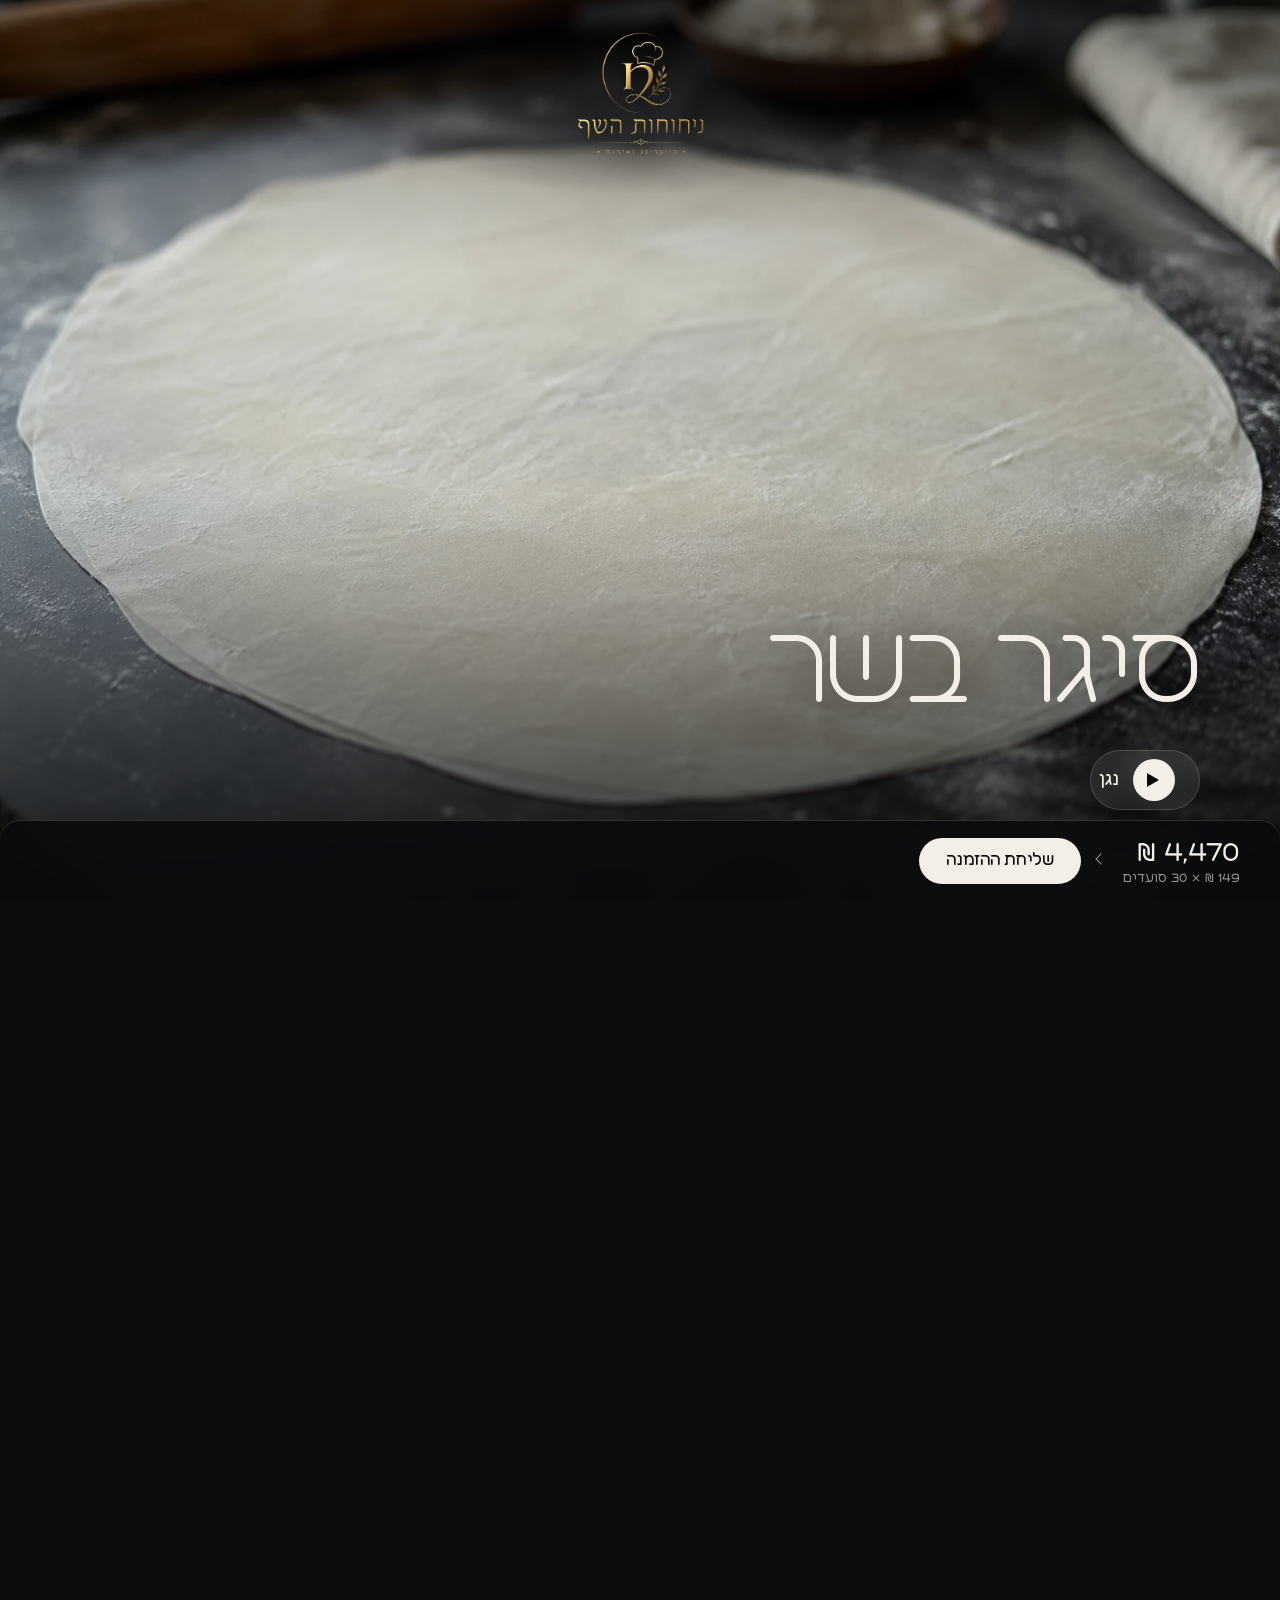
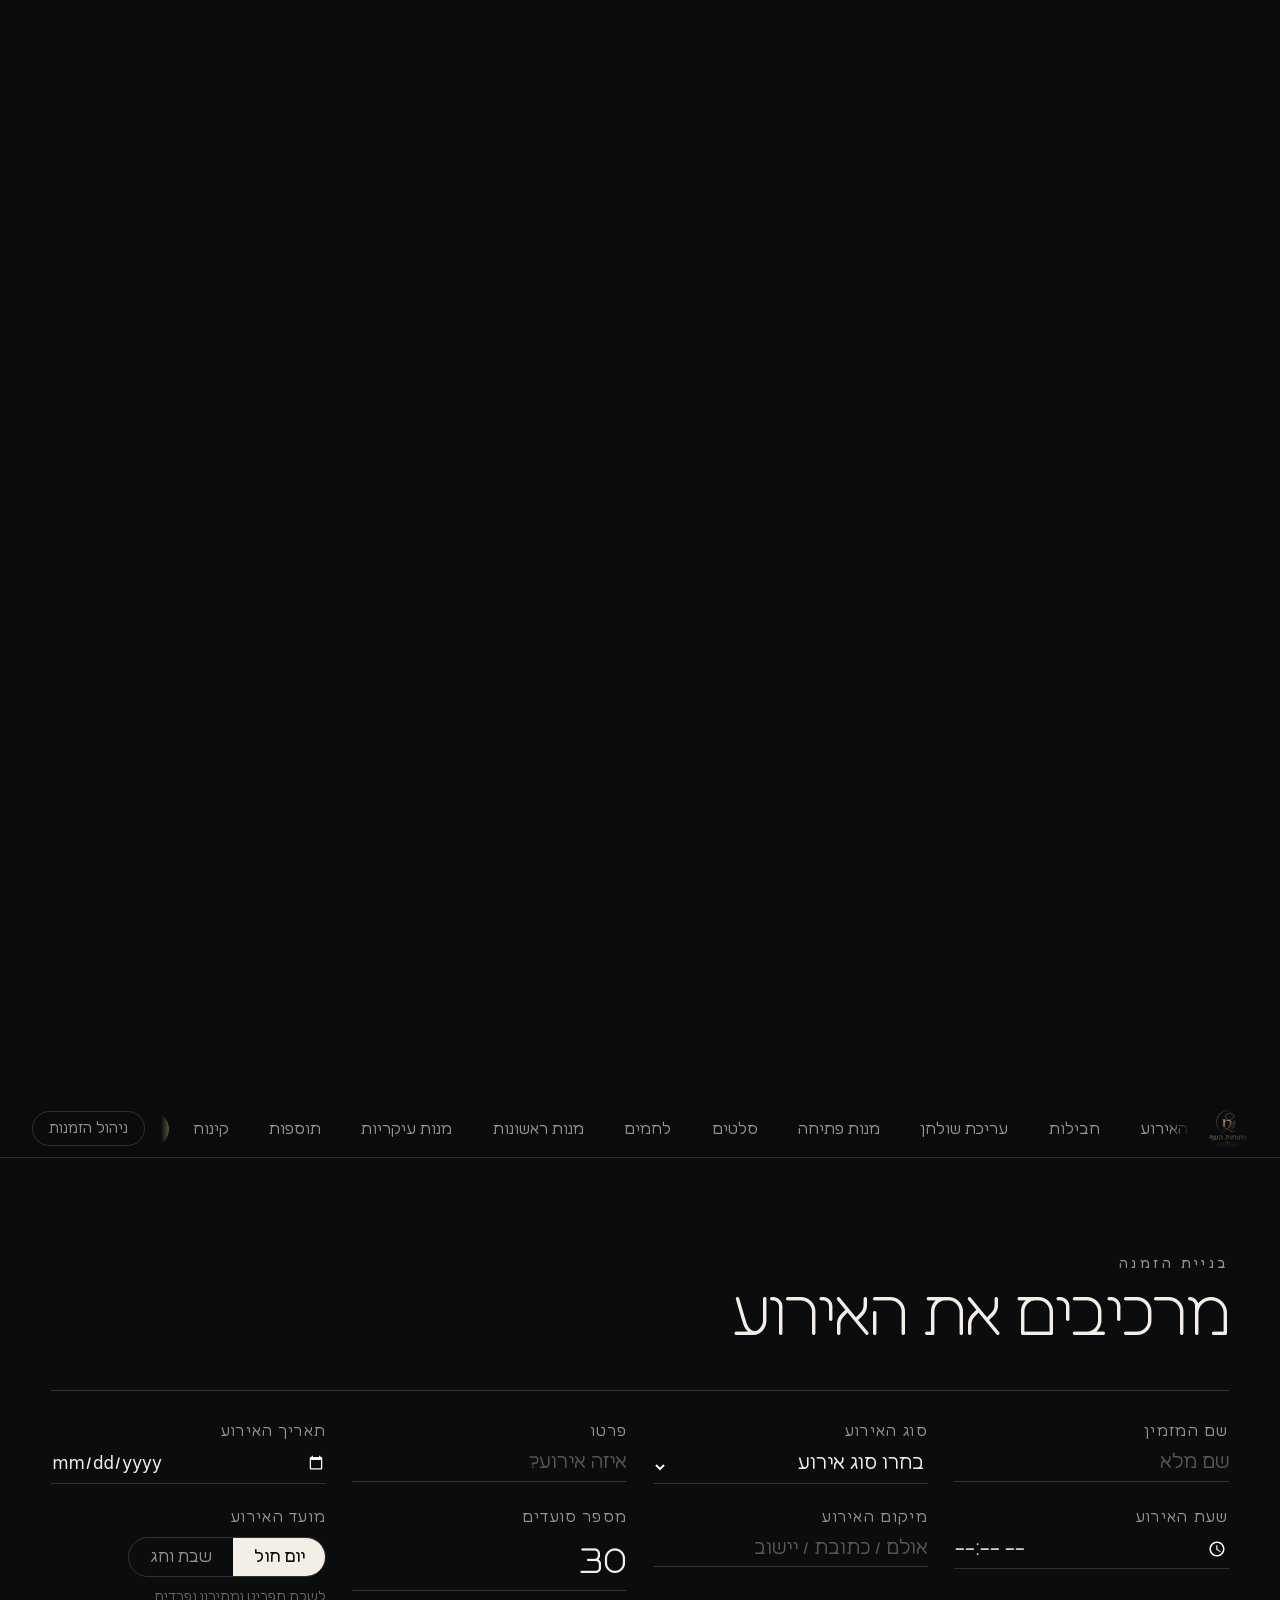
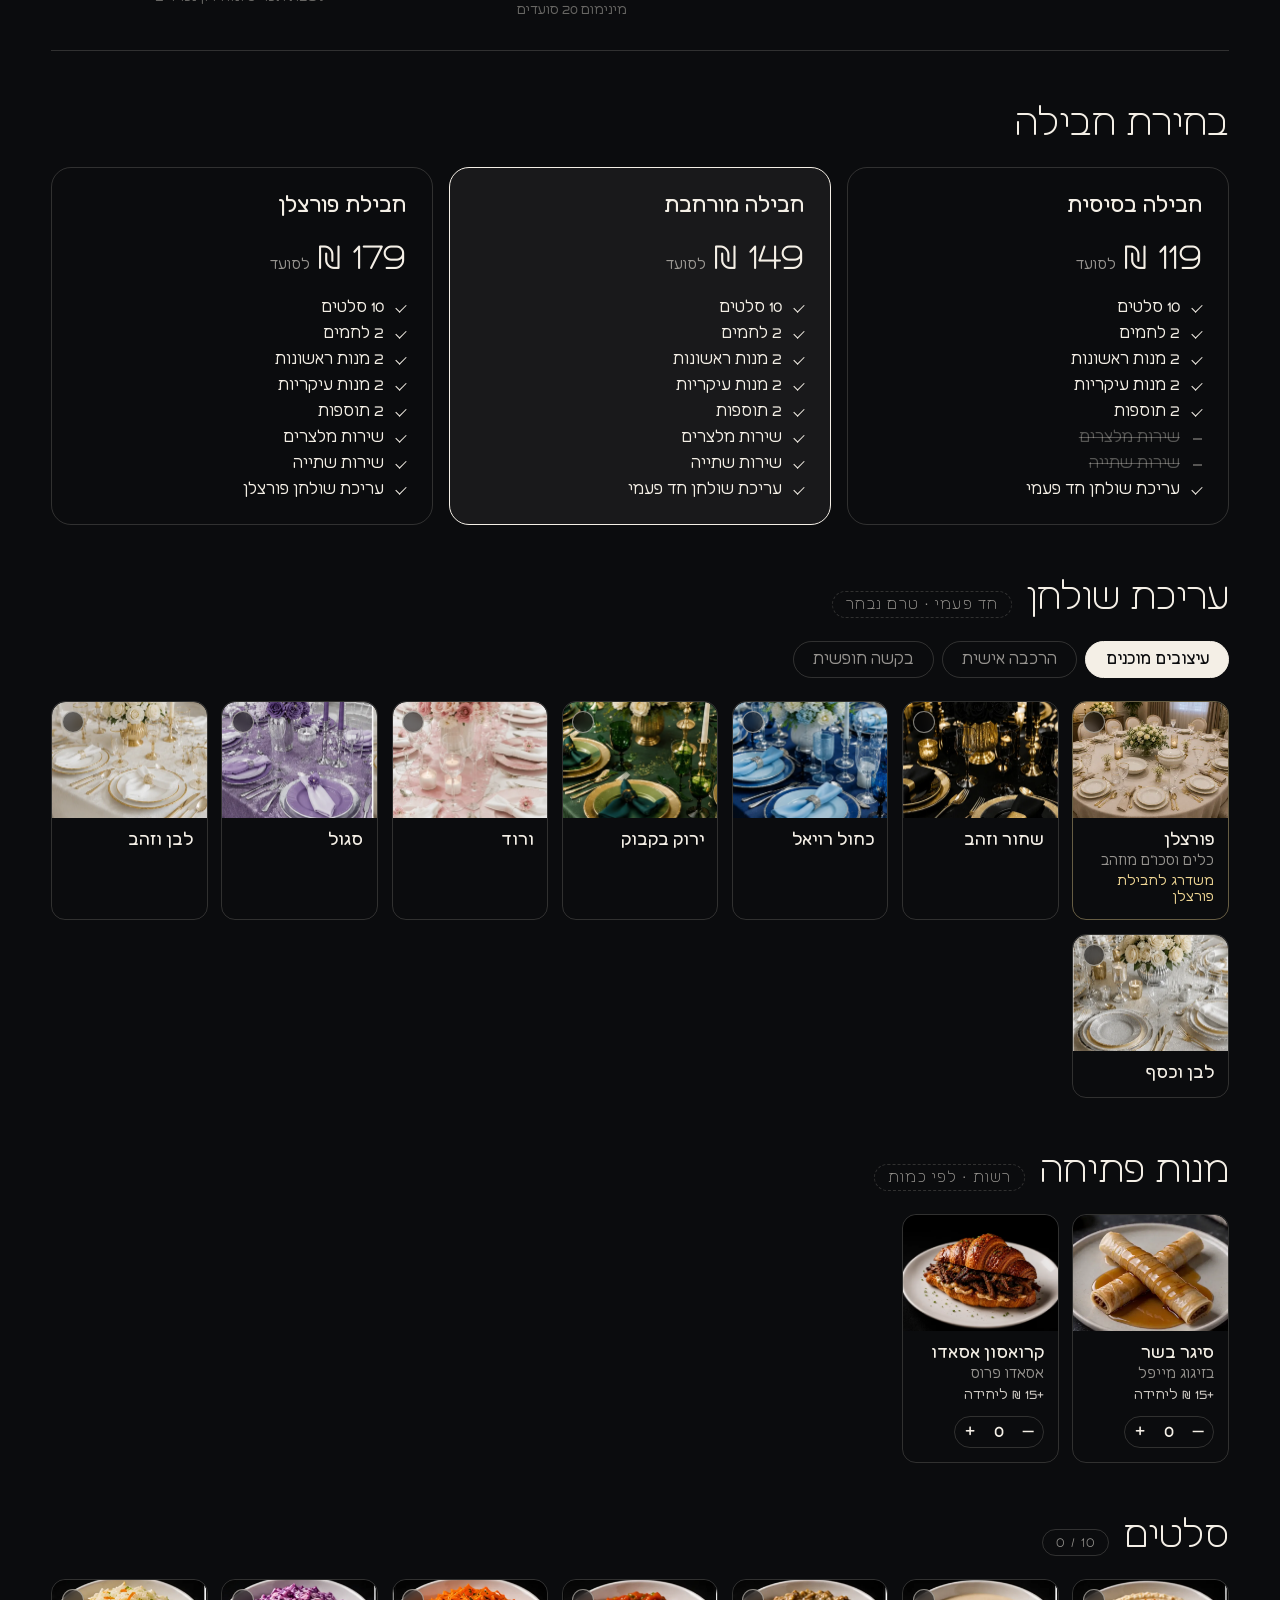
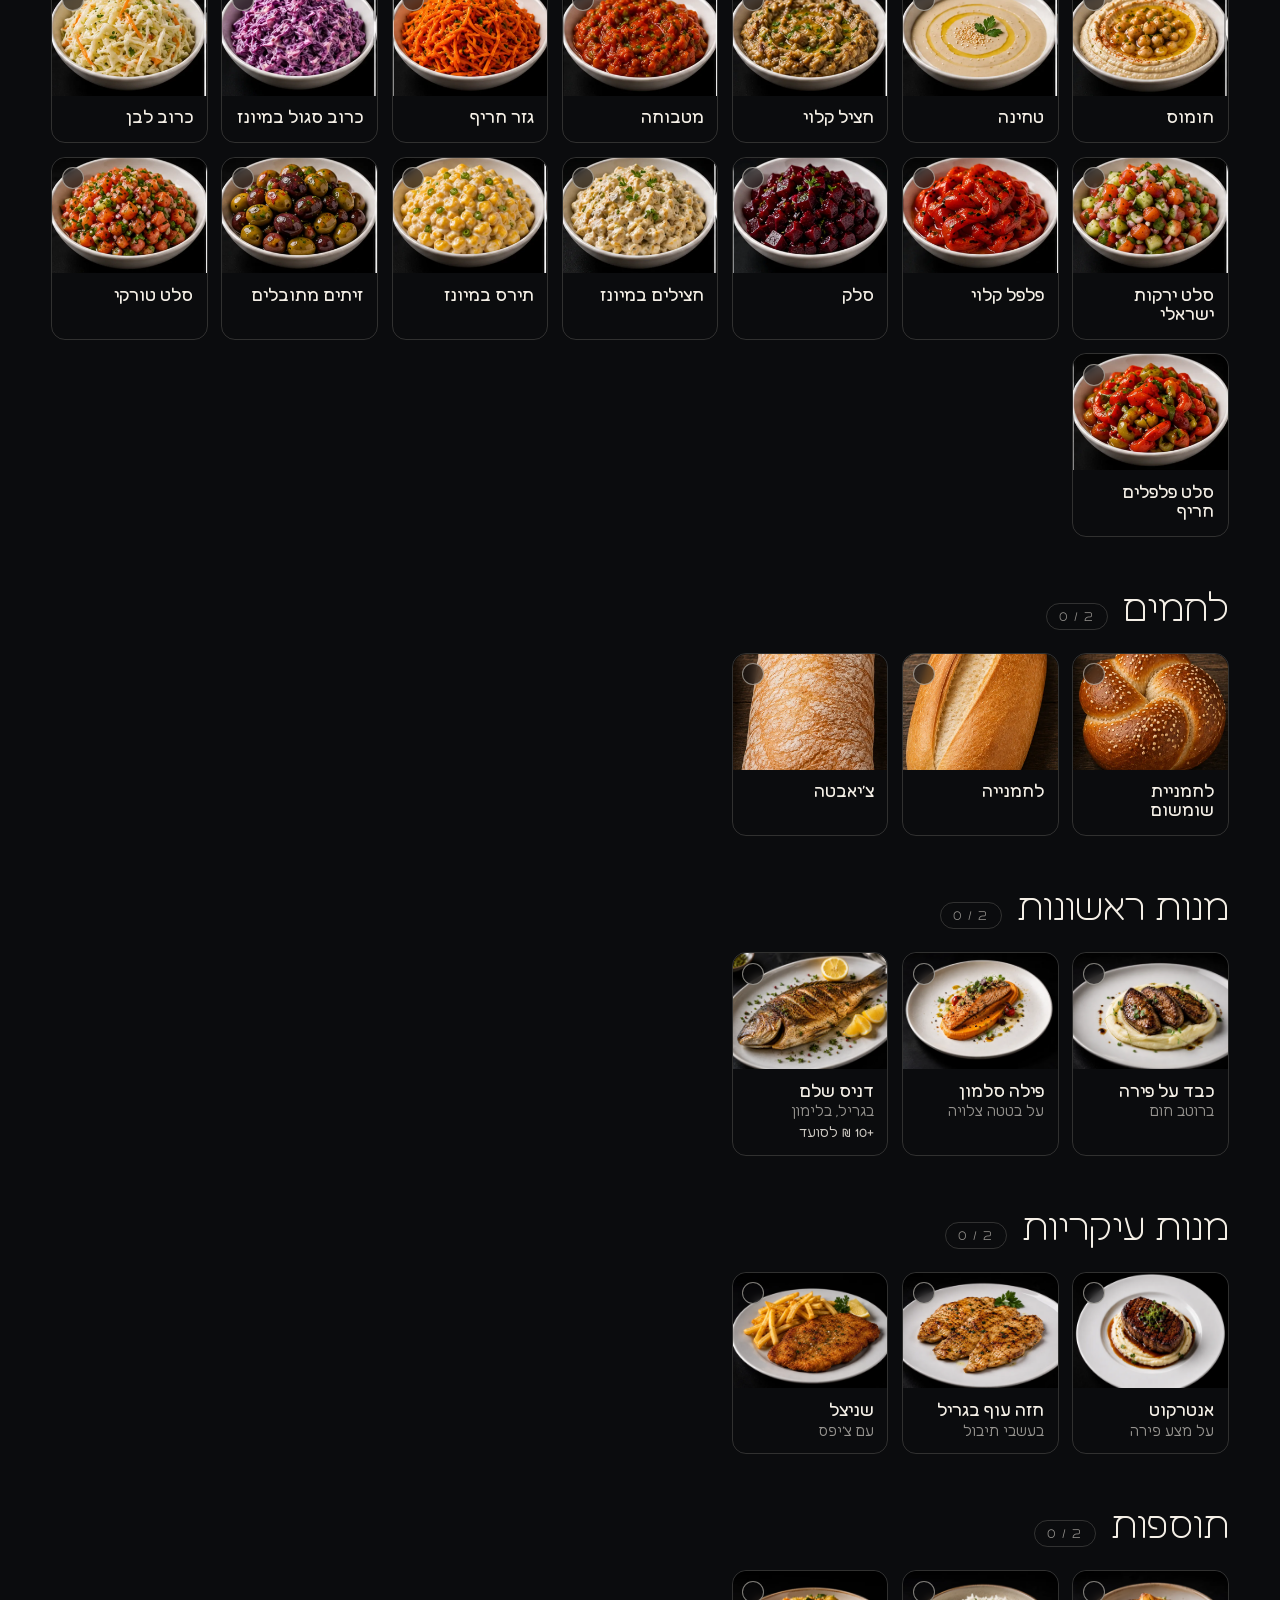
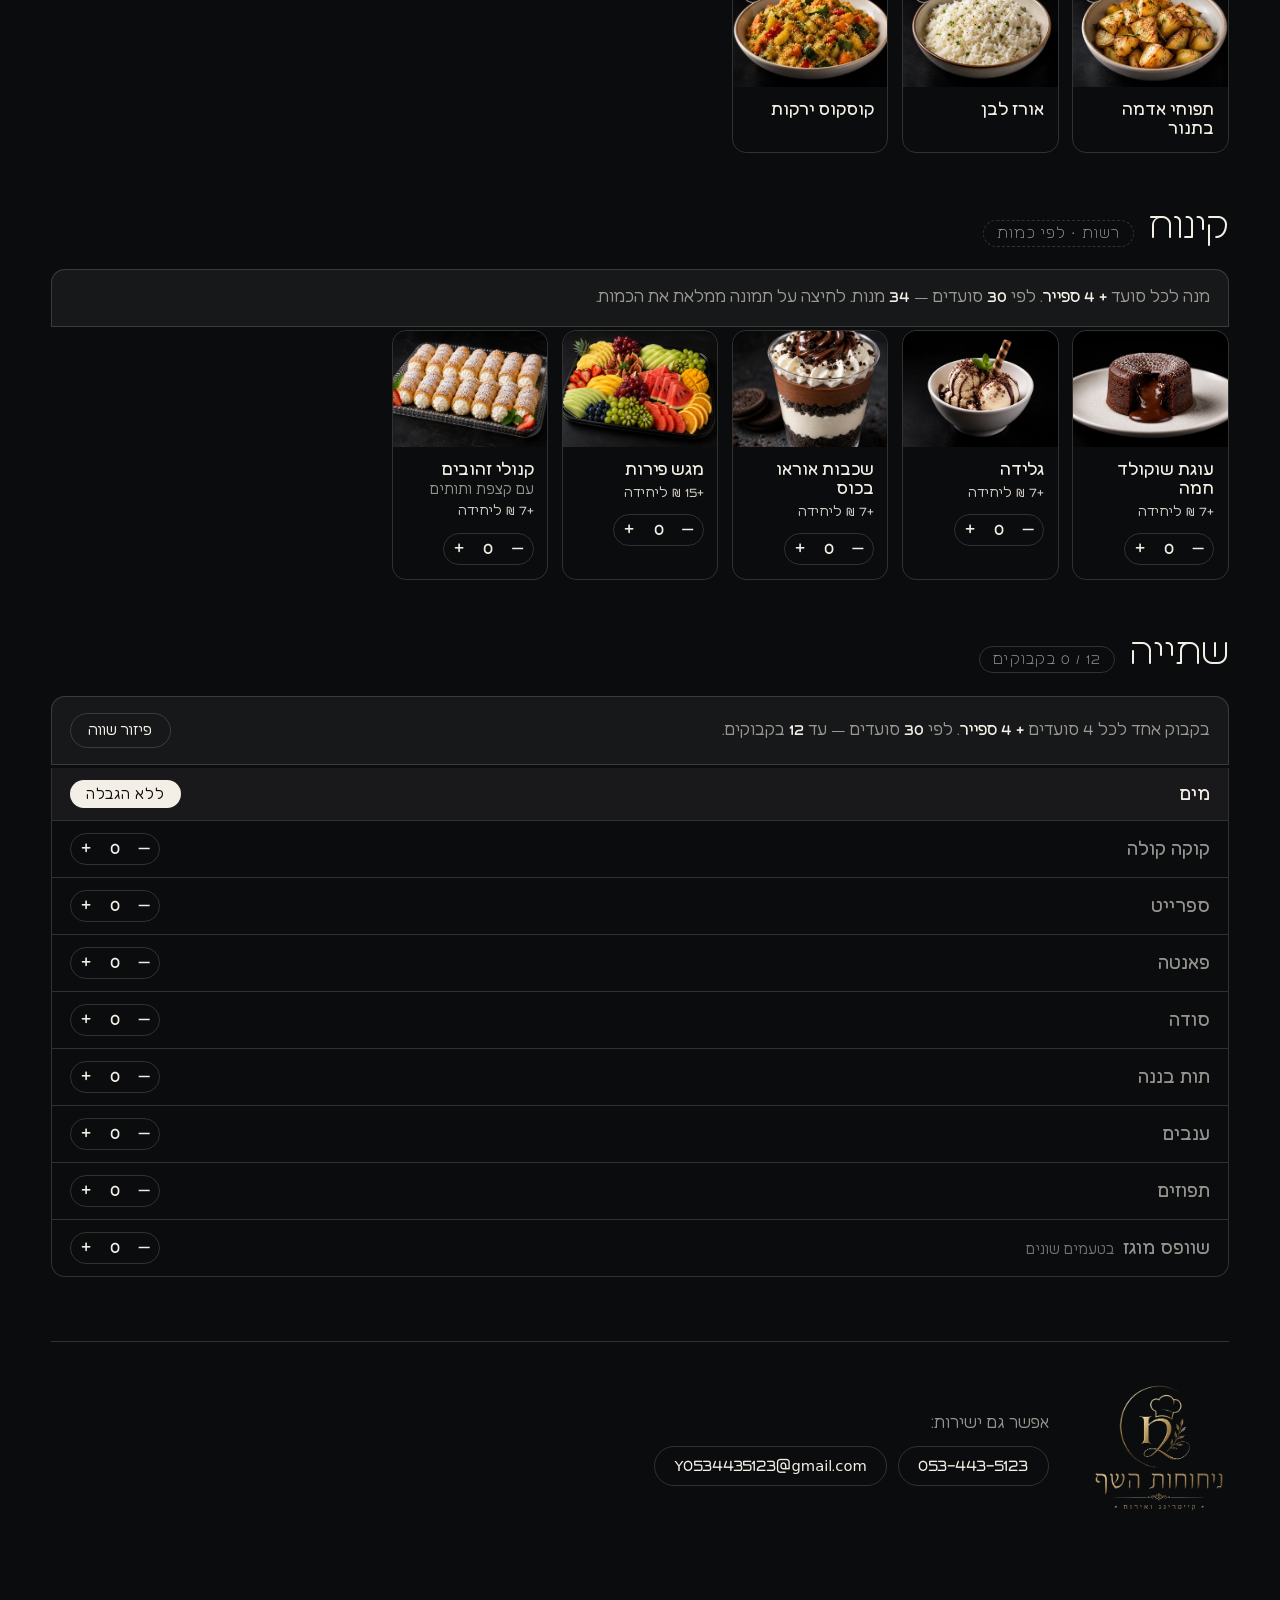
<file: site/index.html>
<!doctype html>
<html lang="he" dir="rtl">
<head>
<meta charset="utf-8">
<meta name="viewport" content="width=device-width, initial-scale=1, viewport-fit=cover">
<title>ניחוחות השף · קייטרינג ואירוח</title>
<link rel="stylesheet" href="style.css?v=47">
<link rel="preload" as="image" href="recipes/pastel-basar/poster.webp">
</head>
<body>

<main id="app"></main>

<section class="order wrap" id="order"></section>

<script src="recipes.js?v=47"></script>
<script src="app.js?v=47"></script>
<script src="menu.js?v=47"></script>
<script src="order.js?v=47"></script>
</body>
</html>
</file>
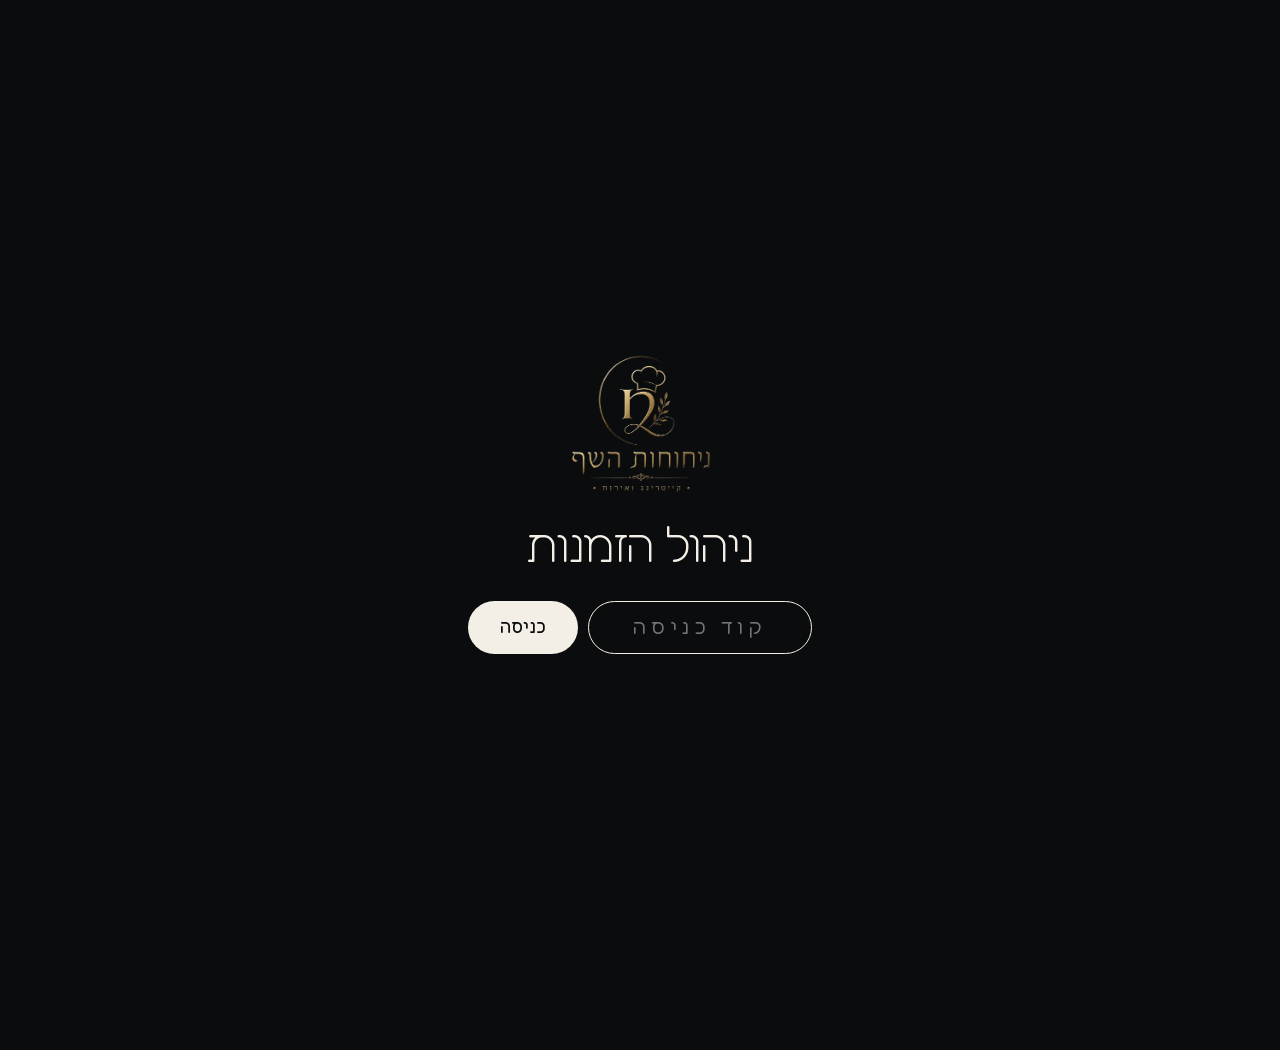
<file: site/admin.html>
<!doctype html>
<html lang="he" dir="rtl">
<head>
<meta charset="utf-8">
<meta name="viewport" content="width=device-width, initial-scale=1">
<meta name="robots" content="noindex, nofollow">
<title>ניהול הזמנות · ניחוחות השף</title>
<link rel="stylesheet" href="style.css?v=47">
<link rel="stylesheet" href="admin.css?v=3">
</head>
<body class="admin-page">

<main id="admin"></main>

<script src="menu.js?v=47"></script>
<script src="admin.js?v=3"></script>
</body>
</html>
</file>
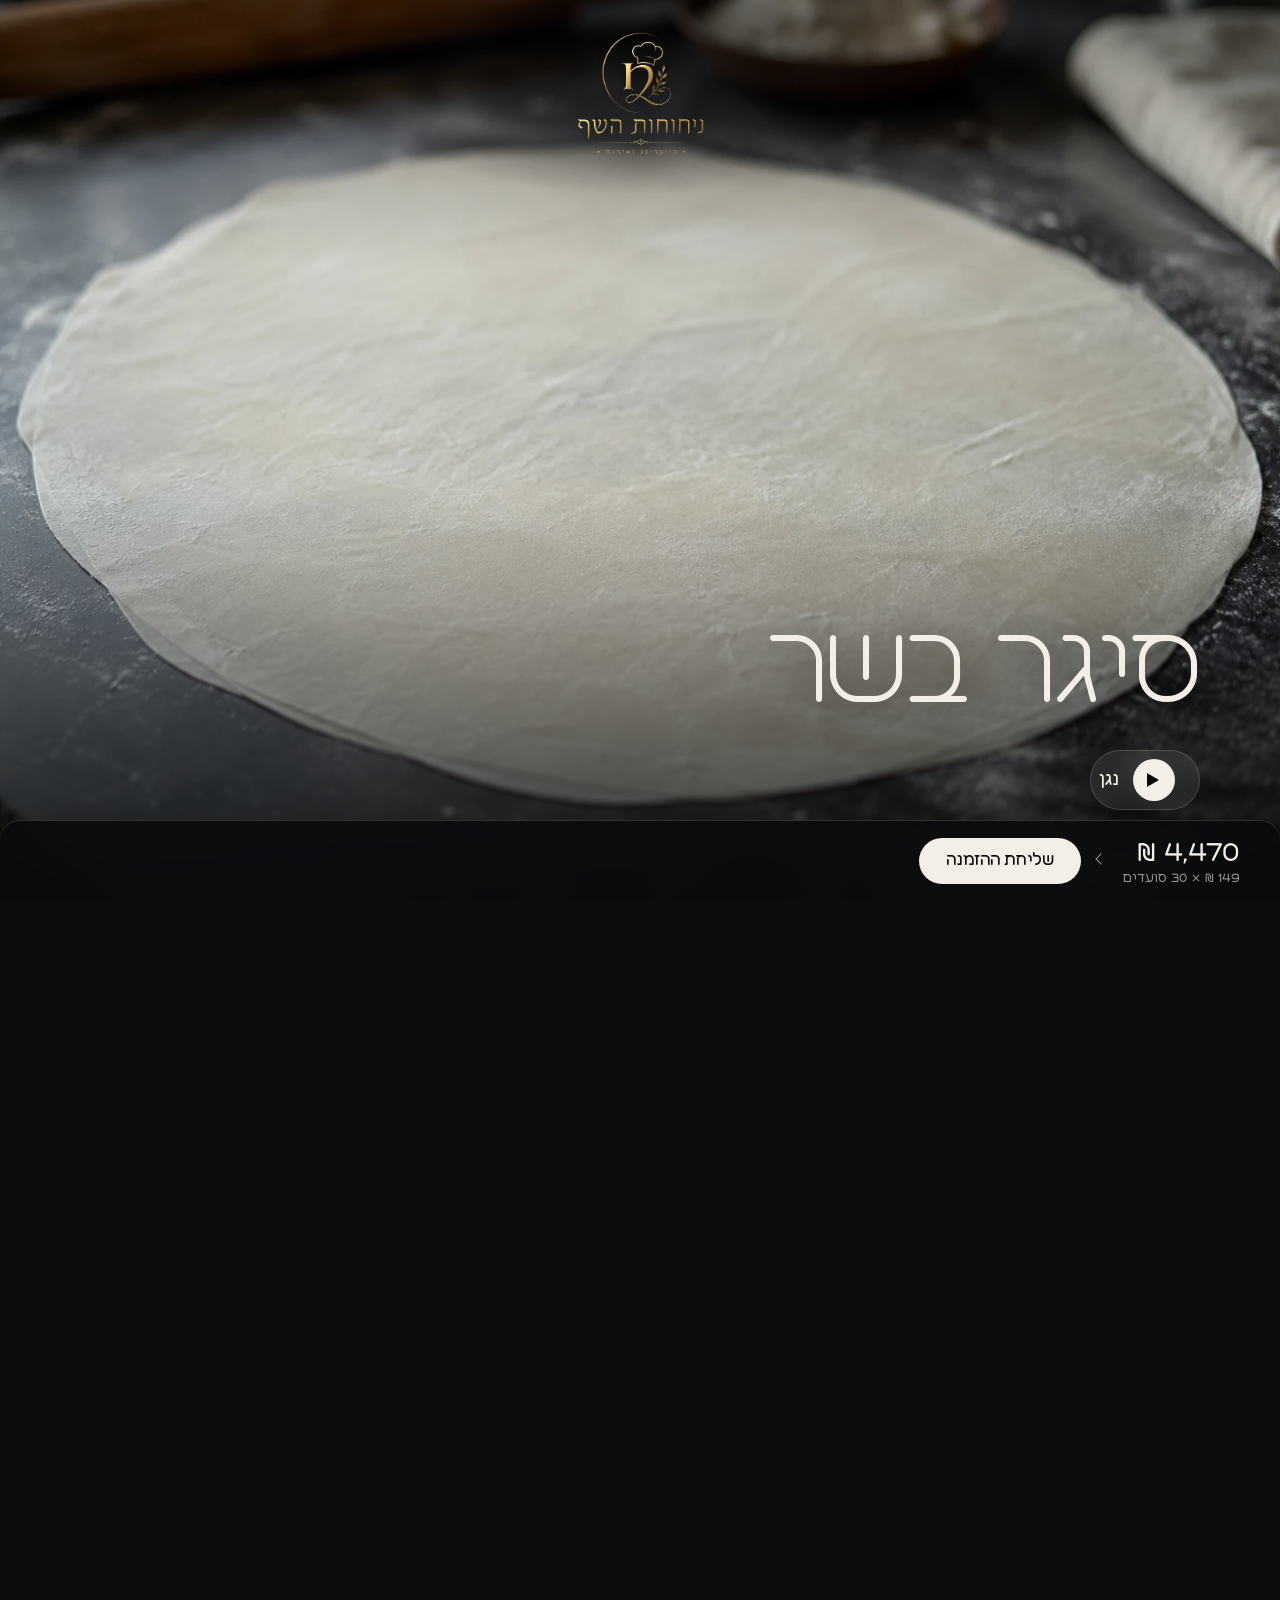
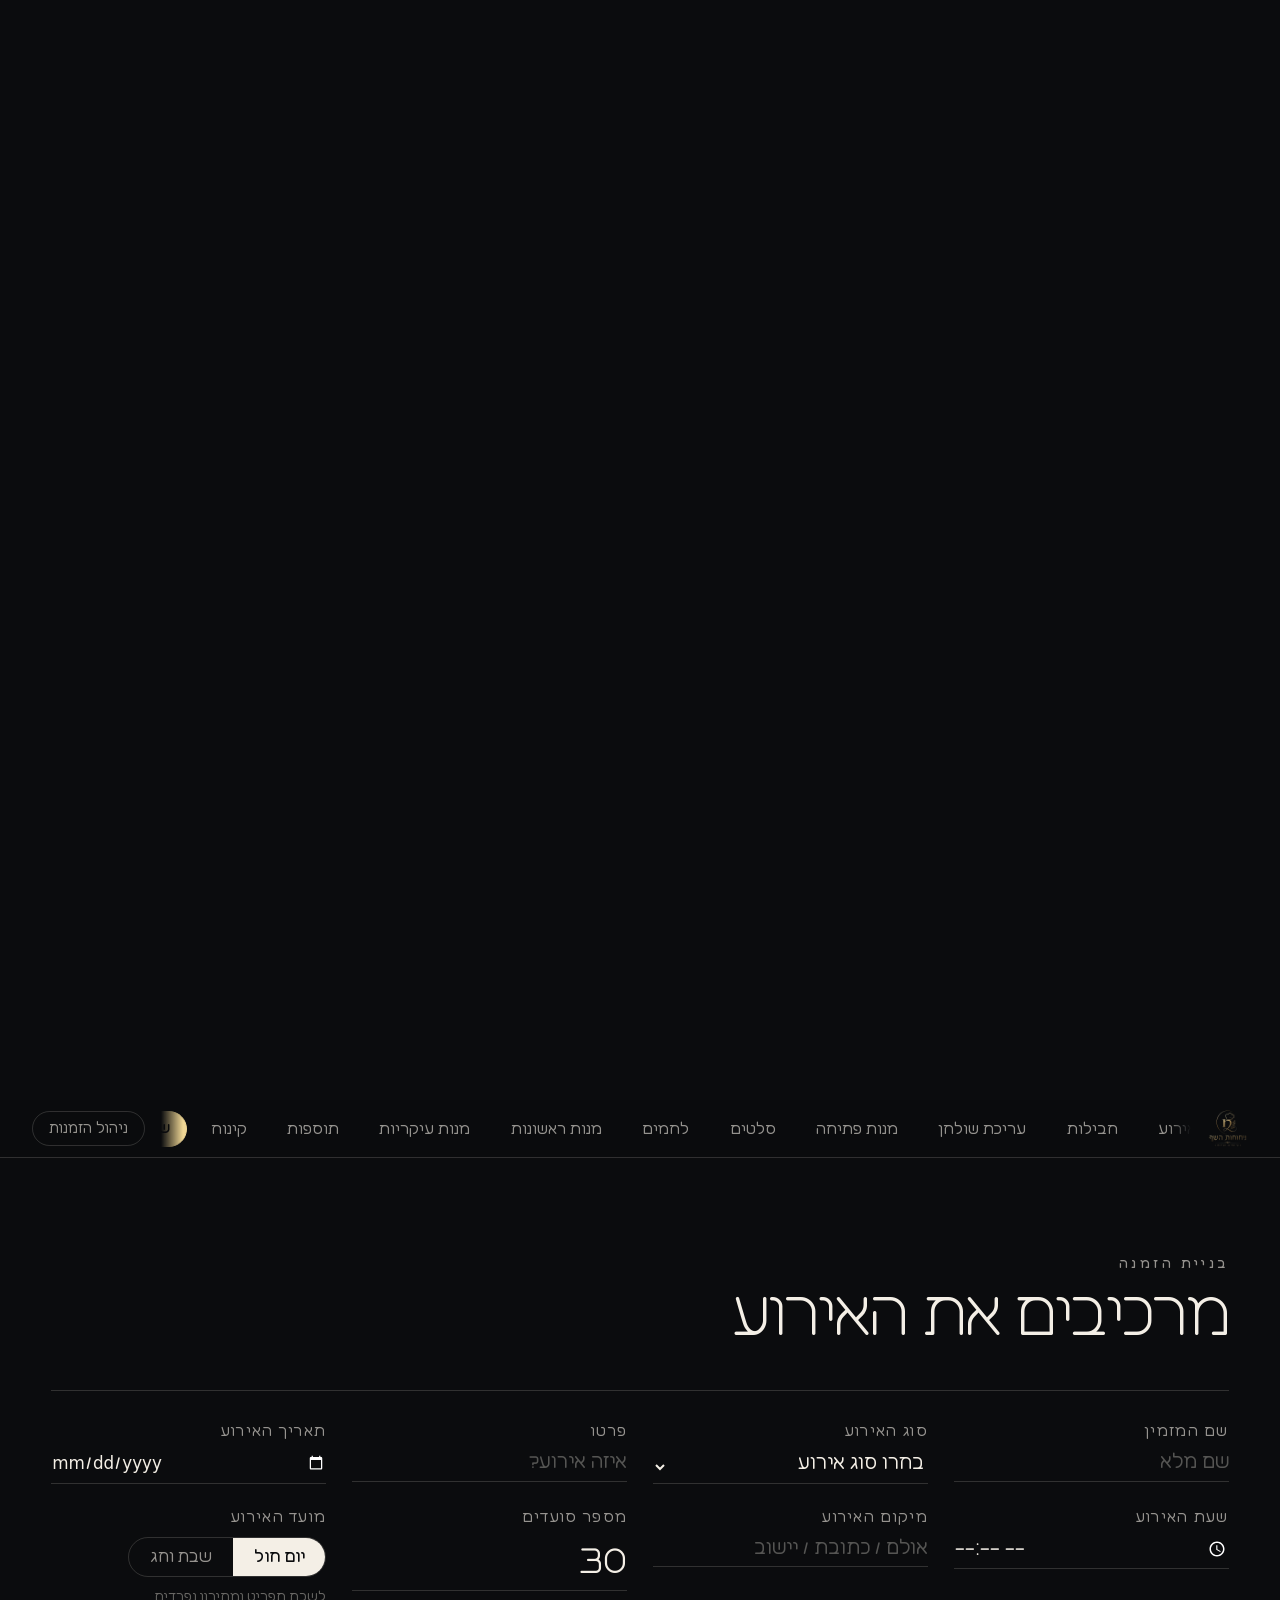
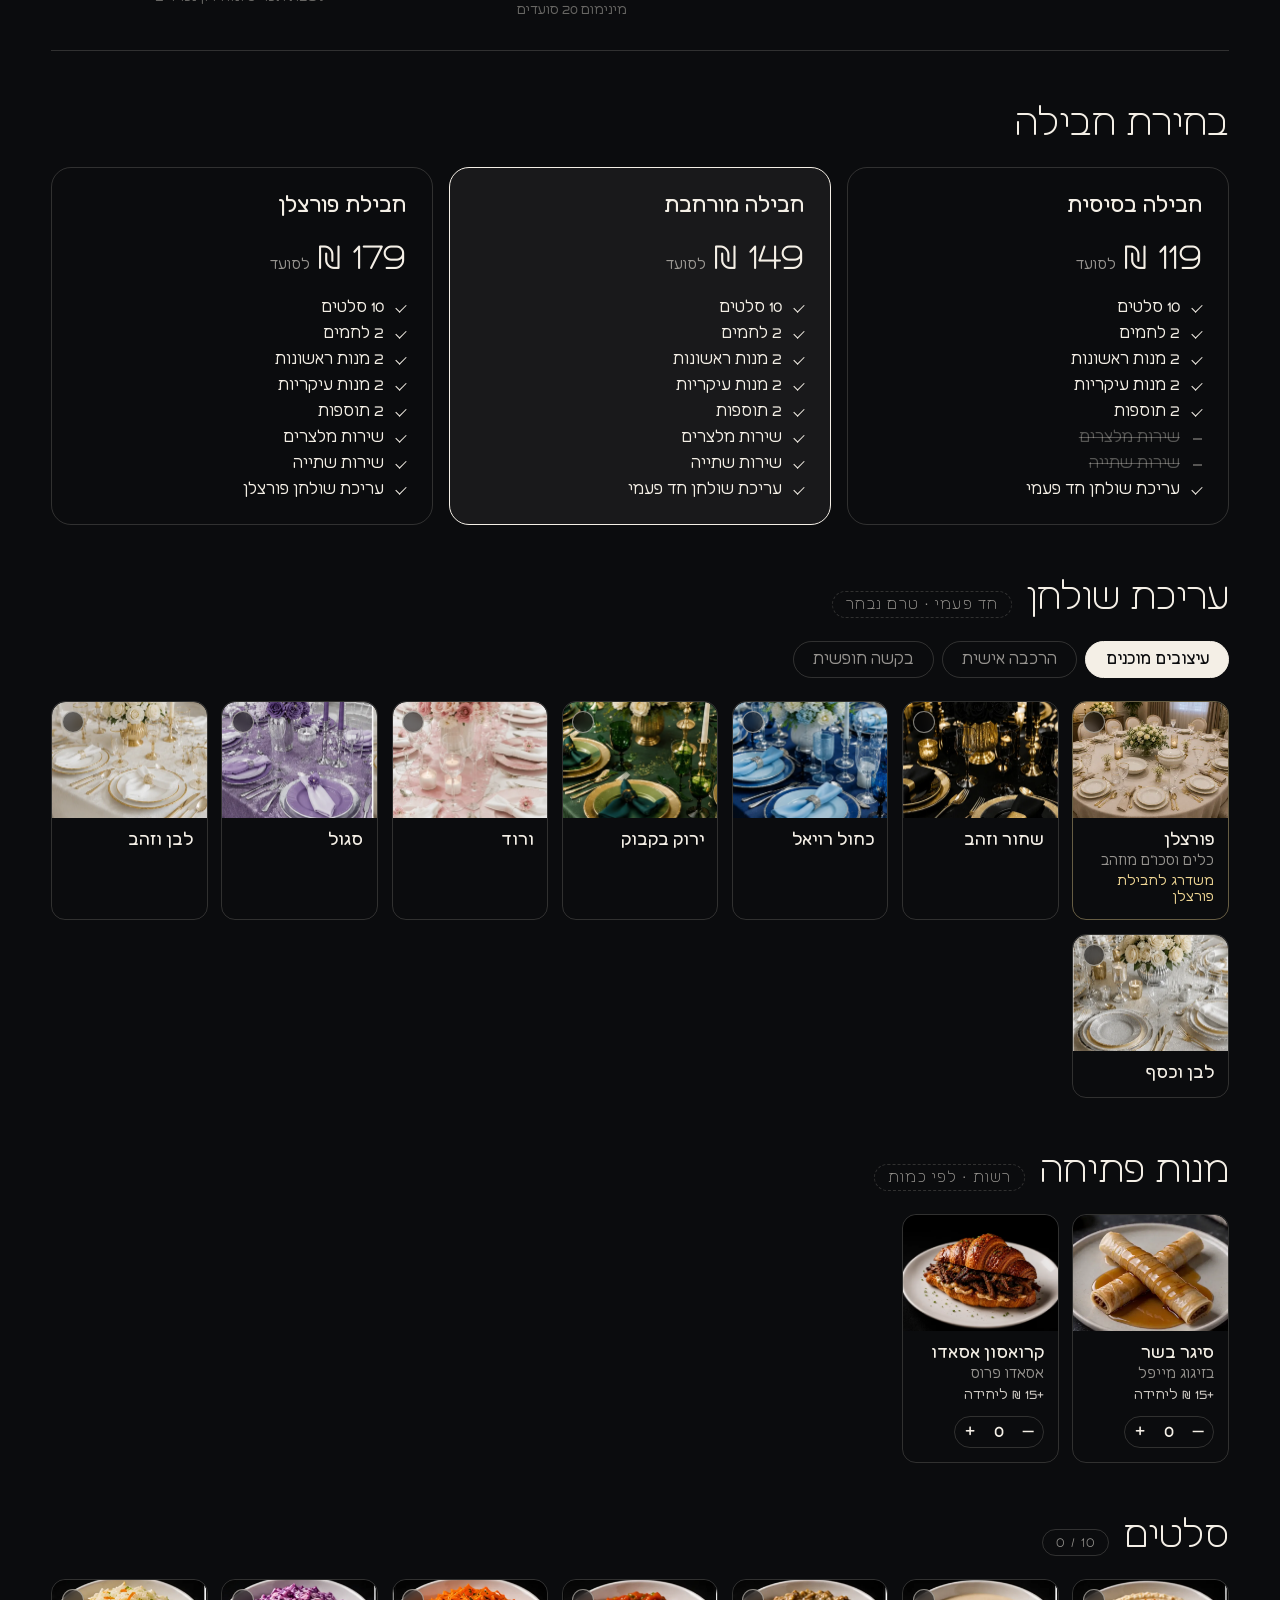
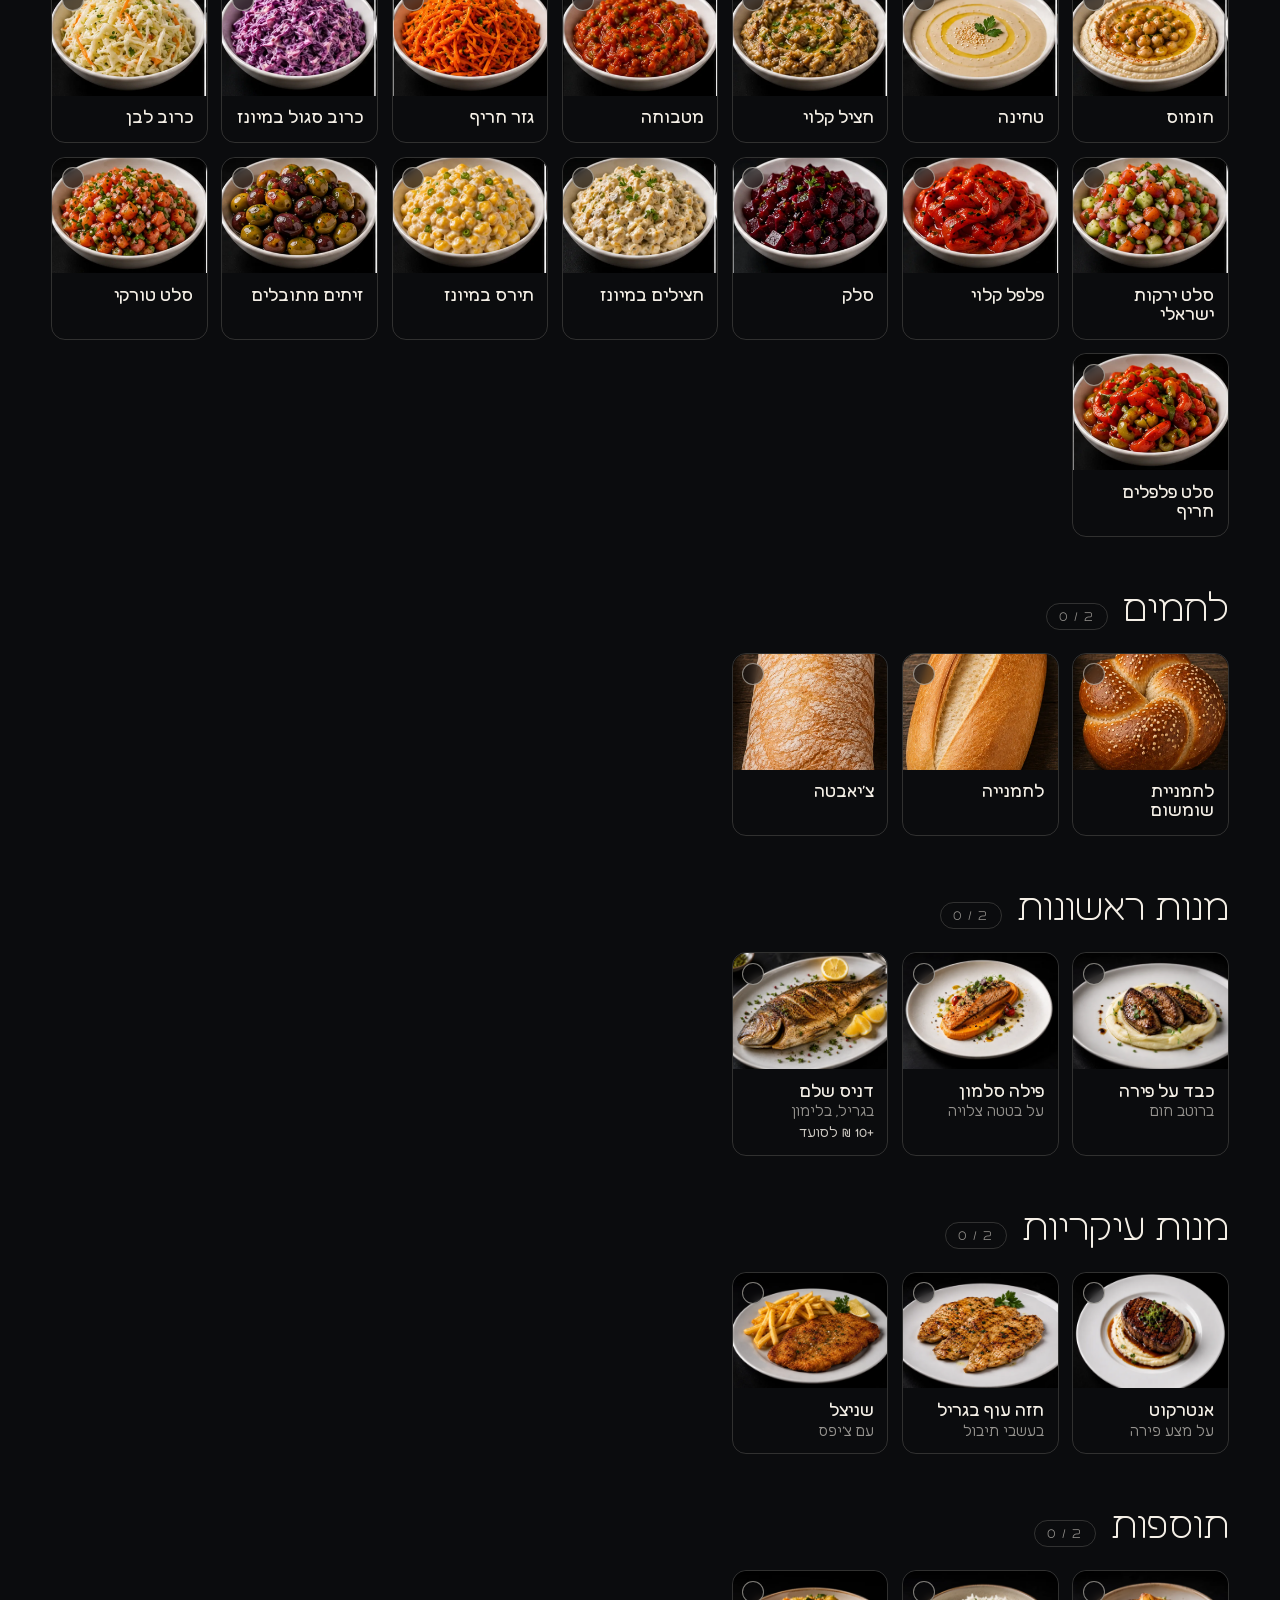
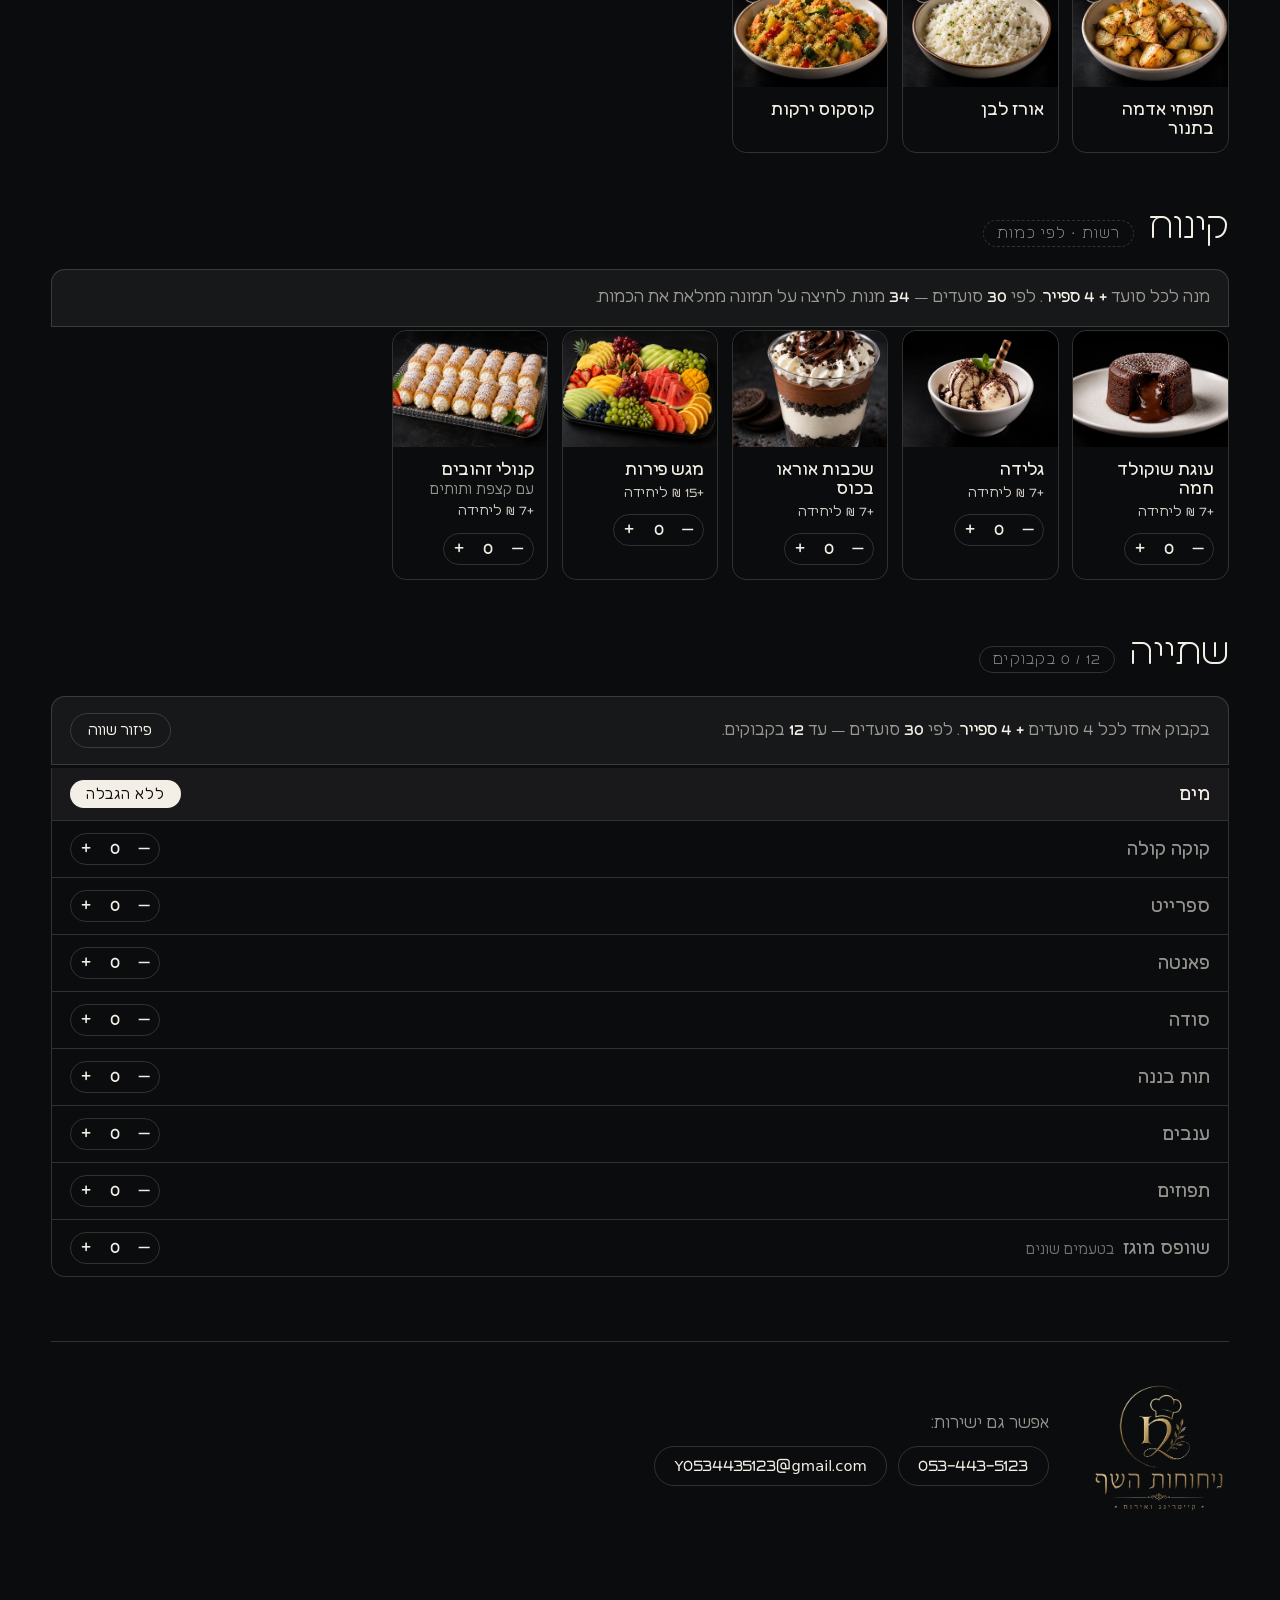
<file: site/lovable-preview.html>
<!doctype html>
<html lang="he" dir="rtl">
<head>
<meta charset="utf-8">
<meta name="viewport" content="width=device-width, initial-scale=1, viewport-fit=cover">
<title>ניחוחות השף · קייטרינג ואירוח</title>
<link rel="stylesheet" href="style.css?v=47">
<link rel="preload" as="image" href="video/poster.webp">
</head>
<body>

<main id="app"></main>

<section class="order wrap" id="order"></section>

<script src="hero-video.js?v=1"></script>
<script src="menu.js?v=47"></script>
<script src="order.js?v=47"></script>
</body>
</html>
</file>
<file: site/style.css>
/* ===== FUP Lachish ===== */
@font-face{font-family:"Lachish";src:url("fonts/Lachish-Light.ttf") format("truetype");font-weight:300;font-display:swap}
@font-face{font-family:"Lachish";src:url("fonts/Lachish-Regular.ttf") format("truetype");font-weight:400;font-display:swap}
@font-face{font-family:"Lachish";src:url("fonts/Lachish-Medium.ttf") format("truetype");font-weight:500;font-display:swap}
@font-face{font-family:"Lachish";src:url("fonts/Lachish-SemiBold.ttf") format("truetype");font-weight:600;font-display:swap}
@font-face{font-family:"Lachish";src:url("fonts/Lachish-Bold.ttf") format("truetype");font-weight:700;font-display:swap}
@font-face{font-family:"Lachish";src:url("fonts/Lachish-ExtraBold.ttf") format("truetype");font-weight:800;font-display:swap}

:root{
  --ink:#0b0c0e;
  --cream:#f4efe6;
  --dim:rgba(244,239,230,.6);
  --line:rgba(244,239,230,.16);
  /* זהב הלוגו */
  --gold-lt:#f0d795;
  --gold:#c9a227;
  --gold-dp:#9c7a1c;
  --stage-h:300vh;
}

*{box-sizing:border-box;margin:0;padding:0}
html{scroll-behavior:smooth;-webkit-text-size-adjust:100%}
body{
  background:var(--ink);color:var(--cream);
  font-family:"Lachish",system-ui,sans-serif;font-weight:400;
  overflow-x:hidden;
}
img{display:block;max-width:100%}

/* ===== stage ===== */
.stage{position:relative;height:var(--stage-h)}
.sticky{position:sticky;top:0;height:100svh;overflow:hidden;background:#000}

.still,.film{position:absolute;inset:0;width:100%;height:100%;object-fit:cover}
.film{opacity:0;transition:opacity .8s ease}
.film.on{opacity:1}
.still{transition:opacity .9s ease,transform 1.3s cubic-bezier(.16,1,.3,1);transform:scale(1.03)}
.still.off{opacity:0;transform:scale(1.1)}

.shade{
  position:absolute;inset:0;pointer-events:none;
  background:linear-gradient(to bottom,rgba(0,0,0,.35) 0%,transparent 30%,transparent 55%,rgba(0,0,0,.75) 100%);
}

/* --- כותרת + כפתור --- */
.ui{
  position:absolute;z-index:3;
  inset-block-end:clamp(3rem,10vh,6rem);
  inset-inline-start:clamp(1.3rem,7vw,5rem);
  transition:opacity .6s ease,transform .8s cubic-bezier(.16,1,.3,1);
}
.ui.hide{opacity:0;transform:translateY(-20px);pointer-events:none}
.title{
  font-weight:300;font-size:clamp(2.6rem,8vw,6rem);line-height:1;letter-spacing:-.02em;
  text-shadow:0 3px 40px rgba(0,0,0,.5);
}

.play{
  margin-block-start:2rem;position:relative;
  display:inline-flex;align-items:center;gap:.9rem;
  padding:.5rem 1.5rem .5rem .5rem;
  background:rgba(244,239,230,.08);border:1px solid var(--line);border-radius:100px;
  color:var(--cream);font-family:inherit;font-weight:500;font-size:.95rem;
  cursor:pointer;backdrop-filter:blur(10px);
  transition:background .3s,border-color .3s,transform .3s;
}
.play:hover{background:rgba(244,239,230,.15);border-color:rgba(244,239,230,.4);transform:translateY(-2px)}
.play-ico{
  width:42px;height:42px;border-radius:50%;background:var(--cream);
  flex:none;display:grid;place-items:center;
}
.play-ico::before{
  content:"";width:0;height:0;margin-inline-end:-3px;
  border-inline-end:12px solid var(--ink);
  border-block-start:7px solid transparent;border-block-end:7px solid transparent;
}
.play.loading .play-ico::before{
  border:none;width:11px;height:11px;border-radius:2px;background:var(--ink);margin:0;
  animation:pulse .9s ease-in-out infinite;
}
@keyframes pulse{0%,100%{opacity:1;transform:scale(1)}50%{opacity:.4;transform:scale(.75)}}
.ring{position:absolute;inset-inline-start:.5rem;inset-block-start:.5rem;width:42px;height:42px;transform:rotate(-90deg)}
.ring circle{fill:none;stroke:var(--ink);stroke-width:3;stroke-linecap:round;stroke-dasharray:176;stroke-dashoffset:176;opacity:0;transition:stroke-dashoffset .15s linear,opacity .3s}
.play.loading .ring circle{opacity:.35}

/* --- מחוון 5 שלבים בזמן גלילה --- */
.hud{
  position:absolute;z-index:3;
  inset-block-end:clamp(2rem,7vh,4rem);inset-inline:clamp(1.3rem,7vw,5rem);
  display:flex;gap:.5rem;
  opacity:0;transition:opacity .4s ease;pointer-events:none;
}
.hud.on{opacity:1}
.hud i{
  flex:1;height:2px;position:relative;overflow:hidden;
  background:rgba(244,239,230,.2);
}
.hud i::after{
  content:"";position:absolute;inset:0;background:var(--cream);
  transform:scaleX(var(--f,0));transform-origin:right center;
}

/* --- חץ גלילה --- */
.cue{
  position:absolute;z-index:3;inset-block-end:1.5rem;inset-inline-end:clamp(1.3rem,7vw,5rem);
  width:21px;height:36px;border:1px solid rgba(244,239,230,.35);border-radius:12px;
  opacity:0;transition:opacity .5s ease;
}
.cue.on{opacity:1}
.cue::after{
  content:"";position:absolute;inset-block-start:7px;inset-inline-start:50%;margin-inline-start:-2px;
  width:4px;height:6px;border-radius:2px;background:var(--cream);
  animation:cue 1.6s ease-in-out infinite;
}
@keyframes cue{0%{opacity:0;transform:translateY(0)}30%{opacity:1}100%{opacity:0;transform:translateY(14px)}}

@media (max-width:760px){
  :root{--stage-h:260vh}
  .ui{inset-block-end:auto;inset-block-start:50%;transform:translateY(-45%)}
  .ui.hide{transform:translateY(-55%)}
}
@media (prefers-reduced-motion:reduce){
  html{scroll-behavior:auto}
  .cue::after{animation:none}
}

/* ============================================================
   הזמנה
   ============================================================ */
.wrap{width:min(1240px,92vw);margin-inline:auto}
.order{padding:clamp(4rem,11vh,7rem) 0 9rem}

.eyebrow{
  font-size:.72rem;letter-spacing:.3em;color:var(--dim);
  font-weight:500;margin-block-end:.9rem;
}
.sec-title{font-weight:300;font-size:clamp(2rem,5.5vw,3.4rem);line-height:1.08;letter-spacing:-.02em}
.sec-head{margin-block-end:2.8rem}

/* --- פרטי אירוע --- */
.setup{
  display:grid;grid-template-columns:repeat(auto-fit,minmax(230px,1fr));
  gap:1.6rem;padding-block:2rem;border-block:1px solid var(--line);
}
.field{display:flex;flex-direction:column;gap:.7rem}
.field>span{font-size:.82rem;letter-spacing:.1em;color:var(--dim)}
.field small{font-size:.72rem;color:rgba(244,239,230,.4)}
#guests{
  background:transparent;border:0;border-block-end:1px solid var(--line);
  color:var(--cream);font-family:inherit;font-weight:300;font-size:2.2rem;
  padding-block-end:.3rem;width:100%;font-variant-numeric:tabular-nums;
}
#guests:focus{outline:0;border-block-end-color:var(--cream)}

.seg{display:flex;border:1px solid var(--line);border-radius:100px;overflow:hidden;width:fit-content}
.seg button{
  background:transparent;border:0;color:var(--dim);cursor:pointer;
  font-family:inherit;font-size:.88rem;padding:.6rem 1.3rem;transition:all .25s;
}
.seg button.on{background:var(--cream);color:var(--ink);font-weight:500}
.seg button:focus-visible{outline:2px solid var(--cream);outline-offset:2px}

/* --- כותרת קבוצה --- */
.grp-title{
  display:flex;align-items:baseline;gap:.9rem;
  font-weight:300;font-size:clamp(1.4rem,3.4vw,2rem);
  margin-block:3.2rem 1.3rem;
}
.grp-title em{
  font-style:normal;font-size:.78rem;letter-spacing:.1em;color:var(--dim);
  border:1px solid var(--line);border-radius:100px;padding:.25rem .8rem;
  font-variant-numeric:tabular-nums;transition:all .3s;
}
.grp-title em.full{background:var(--cream);color:var(--ink);border-color:var(--cream)}
.grp-title em.opt{border-style:dashed}

.warn{
  border-inline-start:2px solid var(--cream);padding:.6rem 1rem;
  background:rgba(244,239,230,.05);font-size:.85rem;color:var(--dim);
}

/* --- חבילות --- */
.packs{display:grid;grid-template-columns:repeat(auto-fit,minmax(250px,1fr));gap:1rem}
.pack{
  text-align:start;background:transparent;color:var(--cream);cursor:pointer;
  border:1px solid var(--line);padding:1.6rem;font-family:inherit;
  display:flex;flex-direction:column;gap:1.1rem;transition:all .3s;
}
.pack:hover{border-color:rgba(244,239,230,.4)}
.pack.on{border-color:var(--cream);background:rgba(244,239,230,.06)}
.pack:focus-visible{outline:2px solid var(--cream);outline-offset:2px}
.pack-n{font-size:1.15rem;font-weight:500}
.pack-p{display:flex;align-items:baseline;gap:.45rem}
.pack-p b{font-weight:300;font-size:2.1rem;font-variant-numeric:tabular-nums}
.pack-p i{font-style:normal;font-size:.78rem;color:var(--dim)}
.pack-l{list-style:none;display:flex;flex-direction:column;gap:.5rem;font-size:.86rem}
.pack-l li{padding-inline-start:1.4rem;position:relative;color:var(--cream)}
.pack-l li::before{
  content:"";position:absolute;inset-inline-start:0;inset-block-start:.42em;
  width:9px;height:9px;
}
.pack-l li.yes::before{
  border-left:1.5px solid var(--cream);border-bottom:1.5px solid var(--cream);
  transform:rotate(-45deg);height:5px;
}
.pack-l li.no{color:rgba(244,239,230,.32);text-decoration:line-through}
.pack-l li.no::before{
  background:rgba(244,239,230,.32);height:1.5px;inset-block-start:.75em;
}

/* --- פריטים --- */
.items{
  display:grid;grid-template-columns:repeat(auto-fill,minmax(150px,1fr));
  gap:.85rem;
}
.item{
  position:relative;background:transparent;border:1px solid var(--line);
  padding:0 0 .85rem;cursor:pointer;font-family:inherit;color:var(--cream);
  text-align:start;display:flex;flex-direction:column;gap:.15rem;
  transition:border-color .3s,background .3s;
}
.item:hover{border-color:rgba(244,239,230,.4)}
.item.on{border-color:var(--cream);background:rgba(244,239,230,.07)}
.item:focus-visible{outline:2px solid var(--cream);outline-offset:2px}
.item-img{display:block;aspect-ratio:4/3;overflow:hidden;background:#000;margin-block-end:.7rem}
.item-img img{width:100%;height:100%;object-fit:cover;transition:transform .8s cubic-bezier(.16,1,.3,1)}
.item:hover .item-img img{transform:scale(1.06)}
.item-t{font-size:.92rem;font-weight:500;padding-inline:.85rem;line-height:1.3}
.item-n{font-size:.76rem;color:var(--dim);padding-inline:.85rem}
.item-tick{
  position:absolute;inset-block-start:.6rem;inset-inline-end:.6rem;
  width:22px;height:22px;border-radius:50%;
  border:1px solid rgba(244,239,230,.5);background:rgba(11,12,14,.55);
  backdrop-filter:blur(4px);transition:all .25s;
}
.item.on .item-tick{background:var(--cream);border-color:var(--cream)}
.item.on .item-tick::after{
  content:"";position:absolute;inset-block-start:6px;inset-inline-start:6px;
  width:9px;height:5px;transform:rotate(-45deg);
  /* פיזי בכוונה — סימן וי הוא אייקון ואסור לו להשתקף ב-RTL */
  border-left:1.5px solid var(--ink);border-bottom:1.5px solid var(--ink);
}

/* --- סיכום דביק --- */
.summary{
  position:fixed;inset-block-end:0;inset-inline:0;z-index:40;
  display:flex;align-items:center;justify-content:space-between;gap:1rem;
  padding:.85rem clamp(1rem,4vw,2.5rem);
  background:rgba(11,12,14,.9);backdrop-filter:blur(16px);
  border-block-start:1px solid var(--line);
}
.sum-l{display:flex;flex-direction:column;gap:.15rem;min-width:0}
.sum-l b{font-weight:400;font-size:clamp(1.15rem,3vw,1.6rem);font-variant-numeric:tabular-nums}
.sum-l span{font-size:.75rem;color:var(--dim);white-space:nowrap;overflow:hidden;text-overflow:ellipsis}
.sum-btn{
  flex:none;background:var(--cream);color:var(--ink);border:0;border-radius:100px;
  padding:.85rem 1.7rem;font-family:inherit;font-weight:500;font-size:.9rem;cursor:pointer;
  transition:opacity .25s,background .25s;
}
.sum-btn:hover{opacity:.85}
.sum-btn:focus-visible{outline:2px solid var(--cream);outline-offset:3px}
.sum-btn.err{background:transparent;color:var(--cream);box-shadow:inset 0 0 0 1px var(--line);font-size:.8rem}

@media (max-width:600px){
  .items{grid-template-columns:repeat(auto-fill,minmax(128px,1fr));gap:.6rem}
  .item-t{font-size:.85rem}
}

/* תוספת מחיר על פריט */
.item-x{
  font-size:.74rem;padding-inline:.85rem;margin-block-start:.15rem;
  color:var(--cream);opacity:.85;font-variant-numeric:tabular-nums;
}
.item.on .item-x{opacity:1}

/* --- כרטיס עם בחירת כמות --- */
.item-q{cursor:default}
.item-hit{display:contents;cursor:pointer}
.item-q .item-img{cursor:pointer}
.qty{
  display:flex;align-items:center;gap:.2rem;
  margin:.7rem .85rem 0;
  border:1px solid var(--line);border-radius:100px;
  width:fit-content;
}
.qty-b{
  width:30px;height:30px;flex:none;
  background:transparent;border:0;border-radius:50%;
  color:var(--cream);font-family:inherit;font-size:1.1rem;line-height:1;
  cursor:pointer;transition:background .2s;
}
.qty-b:hover{background:rgba(244,239,230,.14)}
.qty-b:focus-visible{outline:2px solid var(--cream);outline-offset:1px}
.qty-n{
  min-width:2.2ch;text-align:center;font-weight:500;font-size:.92rem;
  font-variant-numeric:tabular-nums;
}
.item-q.on .qty{border-color:var(--cream)}

/* --- עריכת שולחן --- */
.tset-tabs{display:flex;flex-wrap:wrap;gap:.5rem;margin-block-end:1.4rem}
.tset-tabs button{
  background:transparent;border:1px solid var(--line);border-radius:100px;
  color:var(--dim);font-family:inherit;font-size:.86rem;
  padding:.55rem 1.2rem;cursor:pointer;transition:all .25s;
}
.tset-tabs button:hover{border-color:rgba(244,239,230,.4);color:var(--cream)}
.tset-tabs button.on{background:var(--cream);border-color:var(--cream);color:var(--ink);font-weight:500}
.tset-tabs button:focus-visible{outline:2px solid var(--cream);outline-offset:2px}

.tset-panel{display:none}
.tset-panel.show{display:grid}

.swatches{
  grid-template-columns:repeat(auto-fill,minmax(96px,1fr));gap:.7rem;
}
.sw{
  display:flex;flex-direction:column;align-items:center;gap:.5rem;
  background:transparent;border:1px solid var(--line);
  padding:.9rem .4rem;cursor:pointer;font-family:inherit;color:var(--cream);
  transition:border-color .25s,background .25s;
}
.sw:hover{border-color:rgba(244,239,230,.45)}
.sw.on{border-color:var(--cream);background:rgba(244,239,230,.07)}
.sw:focus-visible{outline:2px solid var(--cream);outline-offset:2px}
.sw-dot{
  width:34px;height:34px;border-radius:50%;
  box-shadow:inset 0 0 0 1px rgba(11,12,14,.35);
  transition:transform .25s;
}
.sw.on .sw-dot{transform:scale(1.12);box-shadow:inset 0 0 0 1px rgba(11,12,14,.35),0 0 0 2px var(--cream)}
.sw-n{font-size:.78rem}

.open-f{display:flex;flex-direction:column;gap:.7rem}
.open-f>span{font-size:.82rem;letter-spacing:.06em;color:var(--dim)}
#tableText{
  background:transparent;border:1px solid var(--line);
  color:var(--cream);font-family:inherit;font-size:.95rem;line-height:1.6;
  padding:.9rem 1rem;resize:vertical;width:100%;
}
#tableText:focus{outline:0;border-color:var(--cream)}
#tableText::placeholder{color:rgba(244,239,230,.35)}

/* --- כותרת סעודה (שבת) --- */
.meal-title{
  font-weight:300;font-size:clamp(1.7rem,4.5vw,2.6rem);letter-spacing:-.01em;
  margin-block:4rem 0;padding-block-end:.9rem;
  border-block-end:1px solid var(--line);
}
.meal-title+.grp-title{margin-block-start:1.8rem}

/* --- פריט בלי תמונה --- */
.item-noimg{
  display:grid;place-items:center;aspect-ratio:4/3;
  background:repeating-linear-gradient(135deg,rgba(244,239,230,.045) 0 8px,transparent 8px 16px);
  border-block-end:1px solid var(--line);
}
.item-noimg i{font-style:normal;font-size:.86rem;color:var(--dim);text-align:center;padding:.5rem}

/* --- תוספות תוכנית --- */
.addons{display:grid;grid-template-columns:repeat(auto-fit,minmax(220px,1fr));gap:.8rem}
.addon{
  position:relative;text-align:start;cursor:pointer;font-family:inherit;color:var(--cream);
  background:transparent;border:1px solid var(--line);padding:1.1rem 1.2rem;
  display:flex;flex-direction:column;gap:.3rem;transition:all .3s;
}
.addon:hover{border-color:rgba(244,239,230,.4)}
.addon.on{border-color:var(--cream);background:rgba(244,239,230,.07)}
.addon:focus-visible{outline:2px solid var(--cream);outline-offset:2px}
.addon-n{font-size:1rem;font-weight:500}
.addon-p{font-size:.8rem;color:var(--dim);font-variant-numeric:tabular-nums}
.addon .item-tick{inset-block-start:50%;margin-block-start:-11px}

/* --- הסתרת מקטע עריכת שולחן --- */
.tset.hide{display:none}

/* --- משפט המותג על הסרטון --- */
.tagline{
  position:absolute;z-index:4;
  /* מרכוז פיזי — עובד זהה ב-RTL וב-LTR */
  inset-block-start:50%;left:50%;transform:translate(-50%,-56%);
  display:flex;flex-direction:column;gap:.1em;
  text-align:center;pointer-events:none;
  font-weight:300;line-height:1.14;letter-spacing:-.015em;
  font-size:clamp(2.1rem,6vw,4.6rem);

  /* לוח זכוכית אחד מאחורי שתי השורות יחד */
  width:fit-content;max-width:92vw;
  padding:.42em .8em .5em;
  border-radius:30px;
  background:rgba(14,13,12,.28);
  -webkit-backdrop-filter:blur(24px) saturate(1.25);
  backdrop-filter:blur(24px) saturate(1.25);
  border:1px solid rgba(244,239,230,.14);
  box-shadow:0 10px 44px rgba(0,0,0,.42);

  opacity:0;transition:opacity 1.2s ease;
}
.tagline.on{opacity:1}

@supports not (backdrop-filter:blur(1px)){
  .tagline{background:rgba(14,13,12,.74)}
}
/* השורות עצמן נקיות — הזכוכית מאחוריהן, על ההורה */
.tagline span{
  color:var(--gold-lt);
  text-shadow:0 2px 12px rgba(0,0,0,.5);
  opacity:0;transform:translateY(18px);
  transition:opacity 1.4s cubic-bezier(.22,1,.36,1),transform 1.6s cubic-bezier(.22,1,.36,1);
}
.tagline span:last-child{transition-delay:.35s}
.tagline.on span{opacity:1;transform:translateY(0)}
.tagline.on span:last-child{opacity:.9}

@media (prefers-reduced-motion:reduce){
  .tagline span{transition-duration:.01ms;transform:none}
}

/* --- שתייה: שורות לאורך --- */
.brow-head{
  display:flex;flex-wrap:wrap;align-items:center;justify-content:space-between;gap:1rem;
  padding:1rem 1.1rem;margin-block-end:.2rem;
  background:rgba(244,239,230,.05);border:1px solid var(--line);
}
.brow-head p{font-size:.88rem;color:var(--dim);line-height:1.6;margin:0}
.brow-head b{color:var(--cream);font-weight:500;font-variant-numeric:tabular-nums}
.spread{
  flex:none;background:transparent;border:1px solid var(--line);border-radius:100px;
  color:var(--cream);font-family:inherit;font-size:.82rem;
  padding:.5rem 1.1rem;cursor:pointer;transition:all .25s;
}
.spread:hover{background:var(--cream);border-color:var(--cream);color:var(--ink)}
.spread:focus-visible{outline:2px solid var(--cream);outline-offset:2px}

.brows{display:flex;flex-direction:column;border:1px solid var(--line);border-block-start:0}
.brow{
  display:flex;align-items:center;justify-content:space-between;gap:1rem;
  padding:.75rem 1.1rem;
  border-block-start:1px solid var(--line);
  transition:background .25s;
}
.brow:first-child{border-block-start:0}
.brow.on{background:rgba(244,239,230,.06)}
.brow-l{display:flex;align-items:baseline;gap:.6rem;min-width:0}
.brow-l b{font-weight:500;font-size:.98rem;color:var(--dim);transition:color .25s}
.brow.on .brow-l b{color:var(--cream)}
.brow-l i{font-style:normal;font-size:.76rem;color:rgba(244,239,230,.45)}
.brow .qty{margin:0;flex:none}

.grp.hide{display:none}

/* --- שורת "ללא הגבלה" --- */
.brow-free{background:rgba(244,239,230,.05)}
.brow-un{
  flex:none;font-size:.78rem;letter-spacing:.06em;color:var(--ink);
  background:var(--cream);border-radius:100px;padding:.35rem 1rem;
}

/* מספרים ביחס "נבחר / מתוך" — מבודדים ל-LTR כדי שלא יתהפכו ב-RTL */
.frac{
  direction:ltr;unicode-bidi:isolate;
  display:inline-block;font-variant-numeric:tabular-nums;
}

/* ============================================================
   פינות מעוגלות — סקאלה אחידה ורכה
   ============================================================ */
:root{
  --r-lg:20px;   /* מכלים גדולים: חבילות, פאנלים */
  --r:14px;      /* כרטיסים */
  --r-sm:10px;   /* אלמנטים קטנים */
}

/* כרטיסי פריט — התמונה נחתכת לפי הפינה של הכרטיס */
.item{border-radius:var(--r);overflow:hidden}
.item-img{border-start-start-radius:var(--r);border-start-end-radius:var(--r)}

/* חבילות */
.pack{border-radius:var(--r-lg)}

/* תוספות */
.addon{border-radius:var(--r)}

/* עריכת שולחן */
.sw{border-radius:var(--r)}
#tableText{border-radius:var(--r)}

/* שתייה — הכותרת והרשימה מרכיבות מלבן אחד מעוגל */
.brow-head{
  border-start-start-radius:var(--r);
  border-start-end-radius:var(--r);
}
.brows{
  border-end-start-radius:var(--r);
  border-end-end-radius:var(--r);
  overflow:hidden;
}

/* הודעות */
.warn{border-radius:var(--r-sm)}

/* פס הסיכום — מתרומם מהתחתית */
.summary{
  border-start-start-radius:var(--r-lg);
  border-start-end-radius:var(--r-lg);
}

/* מחוון הגלילה על הסרטון */
.hud i,.hud i::after{border-radius:2px}

/* --- כפתור הגדלה על התמונה --- */
.item-img{position:relative}
.zoom{
  position:absolute;inset-block-start:.55rem;inset-inline-start:.55rem;
  width:30px;height:30px;border-radius:50%;
  display:grid;place-items:center;cursor:pointer;
  background:rgba(11,12,14,.55);backdrop-filter:blur(6px);
  border:1px solid rgba(244,239,230,.28);
  opacity:0;transform:scale(.85);
  transition:opacity .25s ease,transform .25s ease,background .25s;
}
.item:hover .zoom,.zoom:focus-visible{opacity:1;transform:scale(1)}
.zoom:hover{background:var(--cream)}
.zoom:focus-visible{outline:2px solid var(--cream);outline-offset:2px}
.zoom svg{width:15px;height:15px;fill:none;stroke:var(--cream);stroke-width:1.9;stroke-linecap:round}
.zoom:hover svg{stroke:var(--ink)}
/* במגע אין hover — הכפתור תמיד גלוי */
@media (hover:none){.zoom{opacity:1;transform:scale(1)}}

/* --- תצוגה מוגדלת --- */
.lb{
  position:fixed;inset:0;z-index:80;
  display:grid;place-items:center;padding:clamp(1rem,5vw,3rem);
  background:rgba(6,7,8,.9);backdrop-filter:blur(18px);
  opacity:0;visibility:hidden;transition:opacity .35s ease,visibility .35s;
}
.lb.on{opacity:1;visibility:visible}
.lb-fig{
  max-width:min(1100px,92vw);
  display:flex;flex-direction:column;gap:1rem;align-items:center;
  transform:scale(.96);transition:transform .45s cubic-bezier(.16,1,.3,1);
}
.lb.on .lb-fig{transform:scale(1)}
.lb-fig img{
  max-width:100%;max-height:78vh;width:auto;
  border-radius:var(--r);
  box-shadow:0 30px 90px rgba(0,0,0,.6);
}
.lb-fig figcaption{
  font-size:clamp(1rem,2.4vw,1.4rem);font-weight:500;color:var(--cream);text-align:center;
}
.lb-x{
  position:absolute;inset-block-start:clamp(.8rem,3vw,1.6rem);
  inset-inline-end:clamp(.8rem,3vw,1.6rem);
  width:44px;height:44px;border-radius:50%;
  background:rgba(244,239,230,.1);border:1px solid var(--line);
  color:var(--cream);font-family:inherit;font-size:1.1rem;cursor:pointer;
  transition:background .25s,border-color .25s;
}
.lb-x:hover{background:var(--cream);color:var(--ink);border-color:var(--cream)}
.lb-x:focus-visible{outline:2px solid var(--cream);outline-offset:3px}

@media (prefers-reduced-motion:reduce){
  .lb,.lb-fig,.zoom{transition-duration:.01ms}
}

/* --- לוגו על הסרטון --- */
.brand-logo{
  position:absolute;z-index:5;
  inset-block-start:clamp(1.2rem,3.4vh,2.2rem);
  /* מרכוז פיזי — עובד זהה ב-RTL וב-LTR */
  left:50%;transform:translateX(-50%);
  height:clamp(96px,14.5vh,148px);width:auto;
  /* הילה כהה צמודה לצורת הזהב + חיזוק קל של הזהב עצמו,
     כי הפריימים בהירים והלוגו נבלע בהם */
  filter:drop-shadow(0 2px 8px rgba(0,0,0,.95))
         drop-shadow(0 0 24px rgba(0,0,0,.8))
         drop-shadow(0 0 48px rgba(0,0,0,.5))
         brightness(1.1) saturate(1.18) contrast(1.06);
  pointer-events:none;
}

/* הילה כהה מאחורי אזור הלוגו — מפרידה אותו מהפריים בלי מסגרת */
.logo-glow{
  position:absolute;z-index:4;inset-block-start:0;left:50%;
  transform:translateX(-50%);
  width:min(760px,90vw);height:clamp(190px,30vh,290px);
  pointer-events:none;
  background:radial-gradient(58% 62% at 50% 26%,
    rgba(8,8,9,.62) 0%,rgba(8,8,9,.34) 46%,transparent 74%);
}

/* --- יצירת קשר --- */
.contact{
  margin-block-start:4rem;padding-block-start:2.6rem;
  border-block-start:1px solid var(--line);
  display:flex;flex-wrap:wrap;align-items:center;gap:1.6rem 2.4rem;
}
.contact-logo{height:clamp(88px,12vw,132px);width:auto;flex:none}
.contact-side{display:flex;flex-direction:column;gap:.9rem}
.contact p{font-size:.86rem;color:var(--dim);margin:0}
.contact-row{display:flex;flex-wrap:wrap;gap:.7rem}
.contact-a{
  color:var(--cream);text-decoration:none;font-size:.92rem;
  border:1px solid var(--line);border-radius:100px;
  padding:.55rem 1.2rem;transition:all .25s;
  direction:ltr;unicode-bidi:isolate;
}
.contact-a:hover{background:var(--cream);color:var(--ink);border-color:var(--cream)}
.contact-a:focus-visible{outline:2px solid var(--cream);outline-offset:2px}

/* --- שדות טקסט בפרטי האירוע --- */
.txt{
  background:transparent;border:0;border-block-end:1px solid var(--line);
  color:var(--cream);font-family:inherit;font-size:1.05rem;
  padding-block-end:.45rem;width:100%;
}
.txt:focus{outline:0;border-block-end-color:var(--cream)}
.txt::placeholder{color:rgba(244,239,230,.32)}
select.txt{cursor:pointer}
select.txt option{background:var(--ink);color:var(--cream)}
input[type="date"].txt,input[type="time"].txt{
  direction:ltr;text-align:start;font-variant-numeric:tabular-nums;
  color-scheme:dark;
}

/* ============================================================
   תפריט ניווט דביק
   ============================================================ */
.navbar{
  position:sticky;top:0;z-index:30;
  display:flex;align-items:center;gap:1rem;
  padding:.6rem clamp(.8rem,4vw,2rem);
  background:rgba(11,12,14,.9);backdrop-filter:blur(16px);
  border-block-end:1px solid var(--line);
}
.nav-logo{height:38px;width:auto;flex:none}

.nav-links{
  display:flex;gap:.4rem;overflow-x:auto;scrollbar-width:none;
  -webkit-overflow-scrolling:touch;
  /* דהייה בקצה כדי שיהיה ברור שיש עוד */
  mask-image:linear-gradient(to left,transparent 0,#000 22px,#000 calc(100% - 22px),transparent 100%);
}
.nav-links::-webkit-scrollbar{display:none}

.nav-links button{
  flex:none;white-space:nowrap;
  background:transparent;border:1px solid transparent;border-radius:100px;
  color:var(--dim);font-family:inherit;font-size:.84rem;
  padding:.5rem 1rem;cursor:pointer;
  transition:color .25s,background .25s,border-color .25s;
}
.nav-links button:hover{color:var(--cream);background:rgba(244,239,230,.07)}
.nav-links button.on{
  color:var(--ink);background:var(--gold-lt);border-color:var(--gold-lt);font-weight:500;
}
.nav-links button:focus-visible{outline:2px solid var(--cream);outline-offset:2px}

@media (max-width:640px){
  .nav-logo{height:30px}
  .navbar{gap:.6rem;padding-inline:.7rem}
  .nav-links button{font-size:.8rem;padding:.45rem .85rem}
}

/* כניסה לניהול — בסרגל העליון, מופרדת מהניווט של הלקוח */
.nav-admin{
  flex:none;white-space:nowrap;text-decoration:none;
  border:1px solid var(--line);border-radius:100px;
  color:var(--dim);font-size:.8rem;padding:.5rem 1rem;
  transition:all .25s;
}
.nav-admin:hover{background:var(--gold-lt);border-color:var(--gold-lt);color:var(--ink)}
.nav-admin:focus-visible{outline:2px solid var(--cream);outline-offset:2px}
@media (max-width:640px){.nav-admin{font-size:.75rem;padding:.45rem .8rem}}

/* ============================================================
   סל ההזמנה — נפתח מסרגל הסיכום
   ============================================================ */
.sum-row{display:flex;align-items:center;justify-content:space-between;gap:1rem}
.sum-l{
  display:flex;flex-direction:column;align-items:flex-start;gap:.1rem;
  background:transparent;border:0;color:var(--cream);font-family:inherit;
  cursor:pointer;text-align:start;position:relative;padding-inline-end:1.6rem;
}
.sum-chev{
  position:absolute;inset-inline-end:0;inset-block-start:50%;
  width:8px;height:8px;margin-block-start:-6px;
  border-inline-end:1.5px solid var(--dim);border-block-end:1.5px solid var(--dim);
  transform:rotate(45deg);transition:transform .3s;
}
.sum-l.open .sum-chev{transform:rotate(-135deg);margin-block-start:-2px}

.sum-sheet{
  max-height:min(58vh,540px);overflow-y:auto;
  margin-block-end:1rem;padding-block-end:1rem;
  border-block-end:1px solid var(--line);
}
.sheet-in{display:flex;flex-direction:column;gap:1.1rem}

.sheet-facts{display:flex;flex-wrap:wrap;gap:.5rem}
.sheet-facts span{
  border:1px solid var(--line);border-radius:100px;padding:.35rem .9rem;font-size:.82rem;
}
.sheet-facts i{font-style:normal;color:var(--dim);margin-inline-end:.4rem}

.sheet-pkg{display:flex;flex-direction:column;gap:.2rem}
.sheet-pkg b{font-size:1.05rem;font-weight:500;color:var(--gold-lt)}
.sheet-pkg span{font-size:.82rem;color:var(--dim)}

.sheet-rows{list-style:none;display:flex;flex-direction:column}
.sheet-rows li{
  display:grid;grid-template-columns:minmax(120px,.7fr) 1fr;gap:.8rem;
  padding-block:.55rem;border-block-start:1px solid var(--line);
}
.sheet-rows li:first-child{border-block-start:0}
.sheet-rows li.empty .sr-v{color:rgba(244,239,230,.35)}
.sr-k{font-size:.8rem;color:var(--dim);display:flex;align-items:baseline;gap:.4rem}
.sr-k em{
  font-style:normal;font-size:.72rem;color:rgba(244,239,230,.45);
  font-variant-numeric:tabular-nums;
}
.sheet-rows li.full .sr-k em{color:var(--gold-lt)}
.sr-v{font-size:.88rem;line-height:1.5}

.sheet-price{display:flex;flex-direction:column;gap:.35rem;padding-block-start:.9rem;border-block-start:1px solid var(--line)}
.sheet-price>div{display:flex;justify-content:space-between;gap:1rem;font-size:.86rem}
.sheet-price dt{color:var(--dim)}
.sheet-price dd{font-variant-numeric:tabular-nums;direction:ltr;unicode-bidi:isolate}
.sheet-price .tot{
  margin-block-start:.35rem;padding-block-start:.55rem;border-block-start:1px solid var(--line);
  font-size:1rem;
}
.sheet-price .tot dt{color:var(--cream);font-weight:500}
.sheet-price .tot dd{font-weight:500}

@media (max-width:560px){
  .sheet-rows li{grid-template-columns:1fr;gap:.15rem}
}
/* קטגוריה חובה שעדיין ריקה — מסומנת, בניגוד לקטגוריית רשות */
.sheet-rows li.missing .sr-v{color:#e0a765}

/* עריכת שולחן שמשדרגת חבילה */
.item-up{border-color:rgba(240,215,149,.4)}
.item-up:hover{border-color:var(--gold-lt)}
.item-up.on{border-color:var(--gold-lt);background:rgba(240,215,149,.09)}
.up-note{color:var(--gold-lt);opacity:1}
</file>
<file: site/admin.css>
/* ============================================================
   פאנל ניהול הזמנות
   ============================================================ */
.admin-page{min-height:100dvh}
#admin{width:min(1180px,92vw);margin-inline:auto;padding-block:clamp(2rem,6vh,4rem) 6rem}

/* ---------- מסך כניסה ---------- */
.gate{
  min-height:100dvh;display:flex;flex-direction:column;align-items:center;justify-content:center;
  gap:1.6rem;text-align:center;
}
.gate-logo{height:clamp(100px,16vh,150px);width:auto}
.gate h1{font-weight:300;font-size:clamp(1.6rem,4vw,2.4rem);letter-spacing:-.01em}
.gate-form{display:flex;gap:.6rem;flex-wrap:wrap;justify-content:center}
.gate-form input{
  background:transparent;border:1px solid var(--line);border-radius:100px;
  color:var(--cream);font-family:inherit;font-size:1.1rem;letter-spacing:.3em;
  padding:.85rem 1.6rem;text-align:center;width:14rem;
}
.gate-form input:focus{outline:0;border-color:var(--cream)}
.gate-form button{
  background:var(--cream);color:var(--ink);border:0;border-radius:100px;
  font-family:inherit;font-weight:500;font-size:.95rem;padding:.85rem 2rem;cursor:pointer;
  transition:opacity .25s;
}
.gate-form button:hover{opacity:.9}
.gate-err{color:#e57373;font-size:.88rem}

/* ---------- כותרת ---------- */
.ad-top{
  display:flex;flex-wrap:wrap;align-items:center;gap:1.4rem 2rem;
  padding-block-end:1.6rem;border-block-end:1px solid var(--line);
}
.ad-logo{height:74px;width:auto;flex:none}
.ad-stats{display:flex;gap:2.2rem;flex:1}
.ad-stats b{display:block;font-size:clamp(1.3rem,3vw,1.8rem);font-weight:500;font-variant-numeric:tabular-nums}
.ad-stats span{font-size:.76rem;letter-spacing:.1em;color:var(--dim)}
.ad-out{
  flex:none;background:transparent;border:1px solid var(--line);border-radius:100px;
  color:var(--cream);font-family:inherit;font-size:.86rem;padding:.55rem 1.3rem;cursor:pointer;
  transition:all .25s;
}
.ad-out:hover{background:var(--cream);color:var(--ink);border-color:var(--cream)}

/* ---------- חיפוש ומיון ---------- */
.ad-bar{display:flex;flex-wrap:wrap;gap:1rem;justify-content:space-between;margin-block:1.8rem 1.4rem}
#q{
  flex:1;min-width:240px;background:transparent;border:1px solid var(--line);border-radius:100px;
  color:var(--cream);font-family:inherit;font-size:.95rem;padding:.7rem 1.3rem;
}
#q:focus{outline:0;border-color:var(--cream)}
.ad-sort{display:flex;gap:.5rem;flex-wrap:wrap}
.ad-sort button{
  background:transparent;border:1px solid var(--line);border-radius:100px;
  color:var(--dim);font-family:inherit;font-size:.84rem;padding:.55rem 1.1rem;cursor:pointer;
  transition:all .25s;
}
.ad-sort button:hover{border-color:rgba(244,239,230,.4);color:var(--cream)}
.ad-sort button.on{background:var(--cream);border-color:var(--cream);color:var(--ink);font-weight:500}

.ad-empty{color:var(--dim);padding-block:3rem;text-align:center}

/* ---------- רשימת ההזמנות ---------- */
.ad-list{display:flex;flex-direction:column;gap:.7rem}
.ad-card{border:1px solid var(--line);border-radius:14px;overflow:hidden;transition:border-color .25s}
.ad-card:hover{border-color:rgba(244,239,230,.34)}
.ad-card.past{opacity:.55}

.ad-head{
  width:100%;display:grid;align-items:center;gap:1rem;
  grid-template-columns:minmax(120px,.8fr) minmax(160px,1.6fr) minmax(110px,.8fr) 22px;
  background:transparent;border:0;color:var(--cream);font-family:inherit;text-align:start;
  padding:1.1rem 1.2rem;cursor:pointer;transition:background .25s;
}
.ad-head:hover{background:rgba(244,239,230,.05)}
.ad-head b{display:block;font-weight:500;font-size:1rem}
.ad-head i{display:block;font-style:normal;font-size:.78rem;color:var(--dim);margin-block-start:.15rem}
.ad-when b{font-variant-numeric:tabular-nums;direction:ltr;unicode-bidi:isolate;display:inline-block}
.ad-sum{text-align:start}
.ad-sum b{font-variant-numeric:tabular-nums}
.ad-chev{
  justify-self:end;width:9px;height:9px;
  border-inline-start:1.5px solid var(--dim);border-block-end:1.5px solid var(--dim);
  transform:rotate(-45deg);transition:transform .3s;
}
.ad-head.open .ad-chev{transform:rotate(135deg)}

@media (max-width:700px){
  .ad-head{grid-template-columns:1fr 22px;gap:.7rem}
  .ad-chev{grid-row:1;grid-column:2}
}

/* ---------- גוף ההזמנה ---------- */
.ad-body{border-block-start:1px solid var(--line);padding:1.3rem 1.2rem;background:rgba(244,239,230,.03)}
.ad-facts{
  display:grid;grid-template-columns:repeat(auto-fit,minmax(160px,1fr));
  gap:.9rem 1.4rem;margin-block-end:1.4rem;
}
.ad-facts dt{font-size:.72rem;letter-spacing:.1em;color:var(--dim)}
.ad-facts dd{font-size:.92rem;margin-block-start:.2rem}

.ad-menu{display:flex;flex-direction:column;gap:.85rem;padding-block:1.2rem;border-block:1px solid var(--line)}
.ad-grp h4{font-size:.76rem;letter-spacing:.1em;color:var(--dim);font-weight:400;margin-block-end:.25rem}
.ad-grp p{font-size:.92rem;line-height:1.6}

.ad-acts{display:flex;flex-wrap:wrap;gap:.6rem;margin-block-start:1.2rem}
.ad-acts button,.ad-tools button{
  background:transparent;border:1px solid var(--line);border-radius:100px;
  color:var(--cream);font-family:inherit;font-size:.85rem;padding:.55rem 1.2rem;cursor:pointer;
  transition:all .25s;
}
.ad-acts button:hover,.ad-tools button:hover{background:var(--cream);color:var(--ink);border-color:var(--cream)}
.ad-acts .danger,.ad-tools .danger{color:#e57373;border-color:rgba(229,115,115,.35)}
.ad-acts .danger:hover,.ad-tools .danger:hover{background:#e57373;color:var(--ink);border-color:#e57373}

.ad-tools{display:flex;flex-wrap:wrap;gap:.6rem;margin-block-start:2.4rem;padding-block-start:1.6rem;border-block-start:1px solid var(--line)}

/* ---------- סינון לפי מצב ---------- */
.ad-filters{display:flex;flex-wrap:wrap;gap:.5rem;margin-block-start:1.8rem}
.ad-filters button{
  display:flex;align-items:center;gap:.5rem;
  background:transparent;border:1px solid var(--line);border-radius:100px;
  color:var(--dim);font-family:inherit;font-size:.86rem;padding:.5rem 1.1rem;cursor:pointer;
  transition:all .25s;
}
.ad-filters button em{
  font-style:normal;font-size:.72rem;font-variant-numeric:tabular-nums;
  background:rgba(244,239,230,.12);border-radius:100px;padding:.05rem .45rem;
}
.ad-filters button:hover{border-color:rgba(244,239,230,.4);color:var(--cream)}
.ad-filters button.on{background:var(--cream);border-color:var(--cream);color:var(--ink);font-weight:500}
.ad-filters button.on em{background:rgba(11,12,14,.15)}
.ad-filters .f-progress.on{background:#e0a765;border-color:#e0a765}
.ad-filters .f-done.on{background:#8fce9b;border-color:#8fce9b}

/* ---------- סימוני מצב על הכרטיס ---------- */
.ad-card{position:relative;display:flex;flex-direction:column}
.ad-marks{
  position:absolute;inset-inline-start:.85rem;inset-block-start:.95rem;z-index:2;
  display:flex;gap:.4rem;
}
.mark{
  width:26px;height:26px;border-radius:50%;
  background:transparent;border:1px solid var(--line);cursor:pointer;
  display:grid;place-items:center;transition:all .25s;
}
.mark:hover{border-color:rgba(244,239,230,.5)}
.mark:focus-visible{outline:2px solid var(--cream);outline-offset:2px}
.mk-dot{width:8px;height:8px;border-radius:50%;background:var(--dim);transition:background .25s}
.mark-prog.on{background:#e0a765;border-color:#e0a765}
.mark-prog.on .mk-dot{background:#2a1c08}
/* הוי פיזי — אייקון לא משתקף ב-RTL */
.mk-v{
  width:9px;height:5px;transform:rotate(-45deg) translateY(-1px);
  border-left:1.6px solid var(--dim);border-bottom:1.6px solid var(--dim);
  transition:border-color .25s;
}
.mark-done.on{background:#8fce9b;border-color:#8fce9b}
.mark-done.on .mk-v{border-left-color:#0d2a12;border-bottom-color:#0d2a12}

.ad-head{padding-inline-start:4.6rem}

.ad-badge{
  justify-self:end;font-size:.7rem;letter-spacing:.08em;
  border:1px solid var(--line);border-radius:100px;padding:.2rem .7rem;color:var(--dim);
}
.st-prog .ad-badge{border-color:#e0a765;color:#e0a765}
.st-done .ad-badge{border-color:#8fce9b;color:#8fce9b}
.st-done .ad-head b{text-decoration:line-through;text-decoration-color:rgba(143,206,155,.5)}
.st-prog{border-color:rgba(224,167,101,.35)}
.st-done{border-color:rgba(143,206,155,.3)}

@media (max-width:700px){
  .ad-head{grid-template-columns:1fr 22px;padding-inline-start:1.2rem;padding-block-start:2.9rem}
  .ad-marks{inset-block-start:.7rem}
  .ad-badge{justify-self:start}
}

/* ---------- שמירה ביומן ---------- */
.act-cal{
  text-decoration:none;border:1px solid var(--line);border-radius:100px;
  color:var(--cream);font-size:.85rem;padding:.55rem 1.2rem;transition:all .25s;
}
.act-cal:hover{background:var(--gold-lt);border-color:var(--gold-lt);color:var(--ink)}
.act-cal:focus-visible{outline:2px solid var(--cream);outline-offset:2px}
</file>
